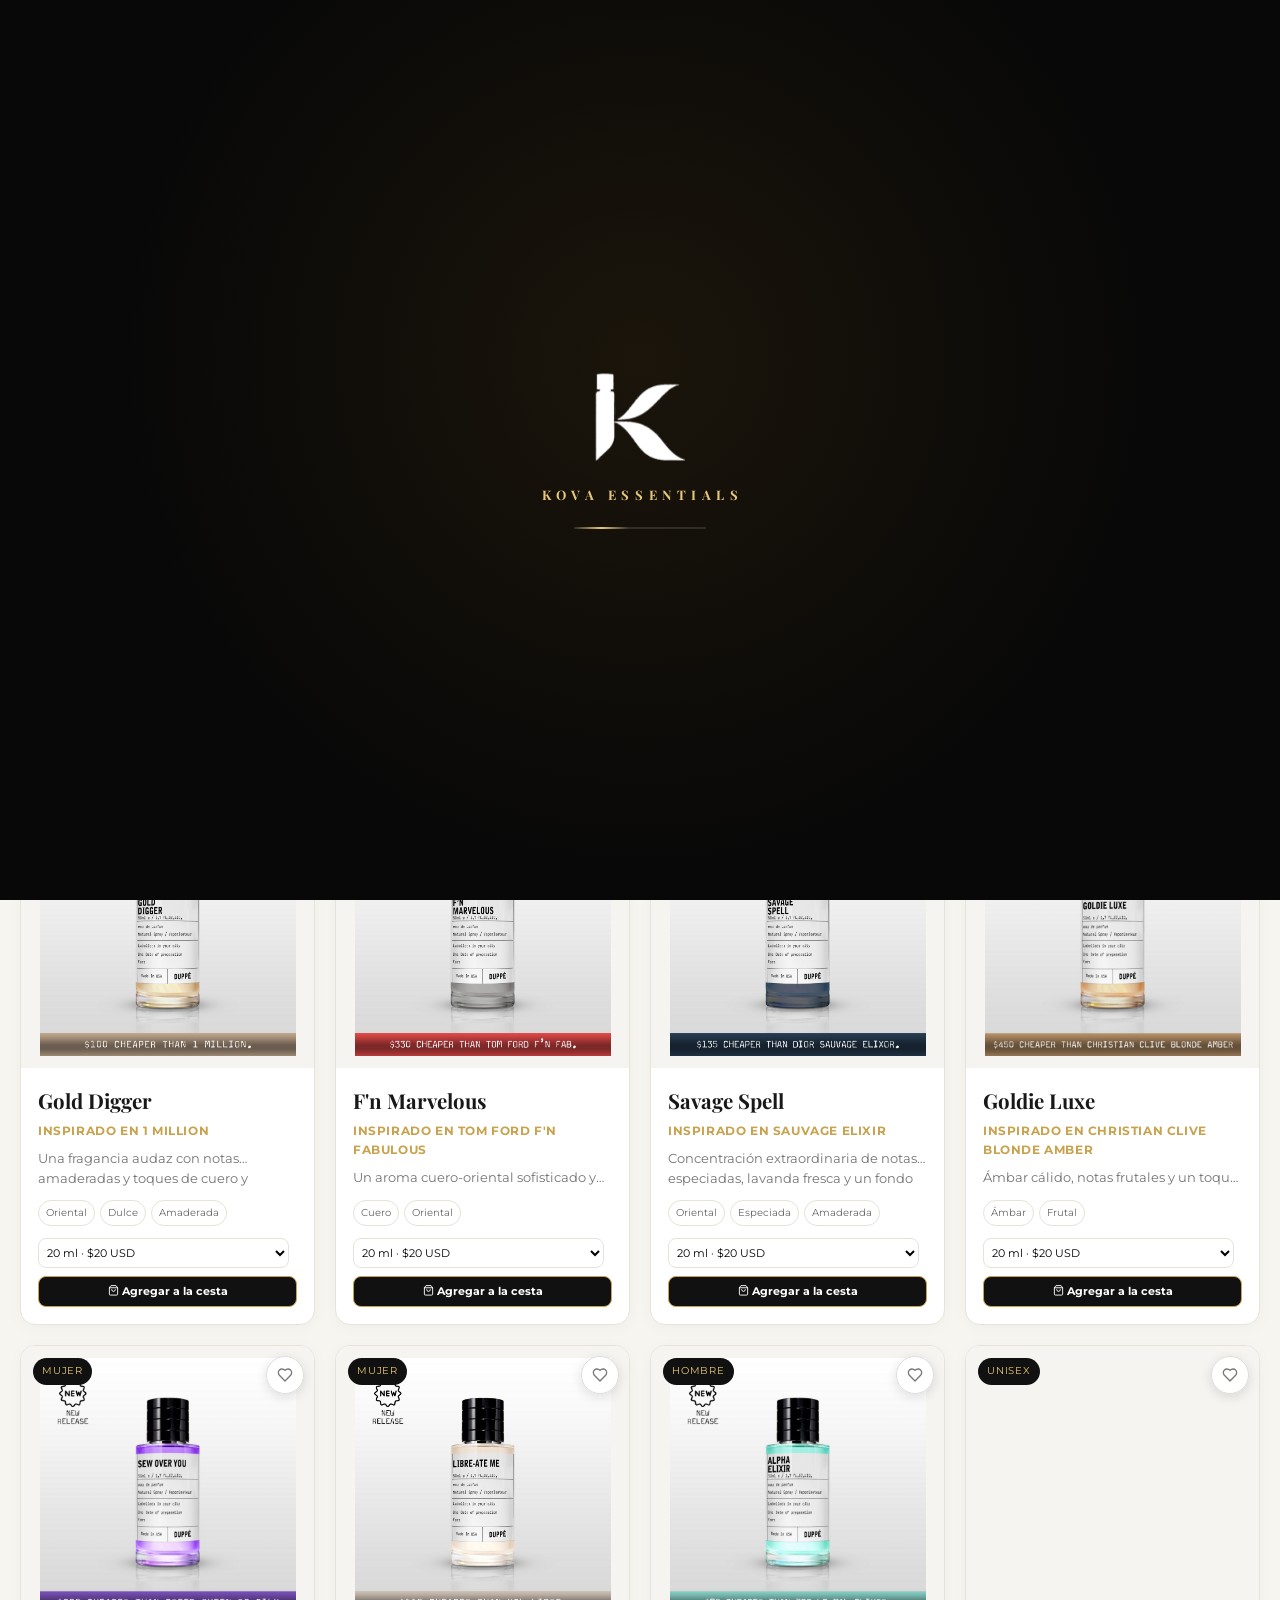
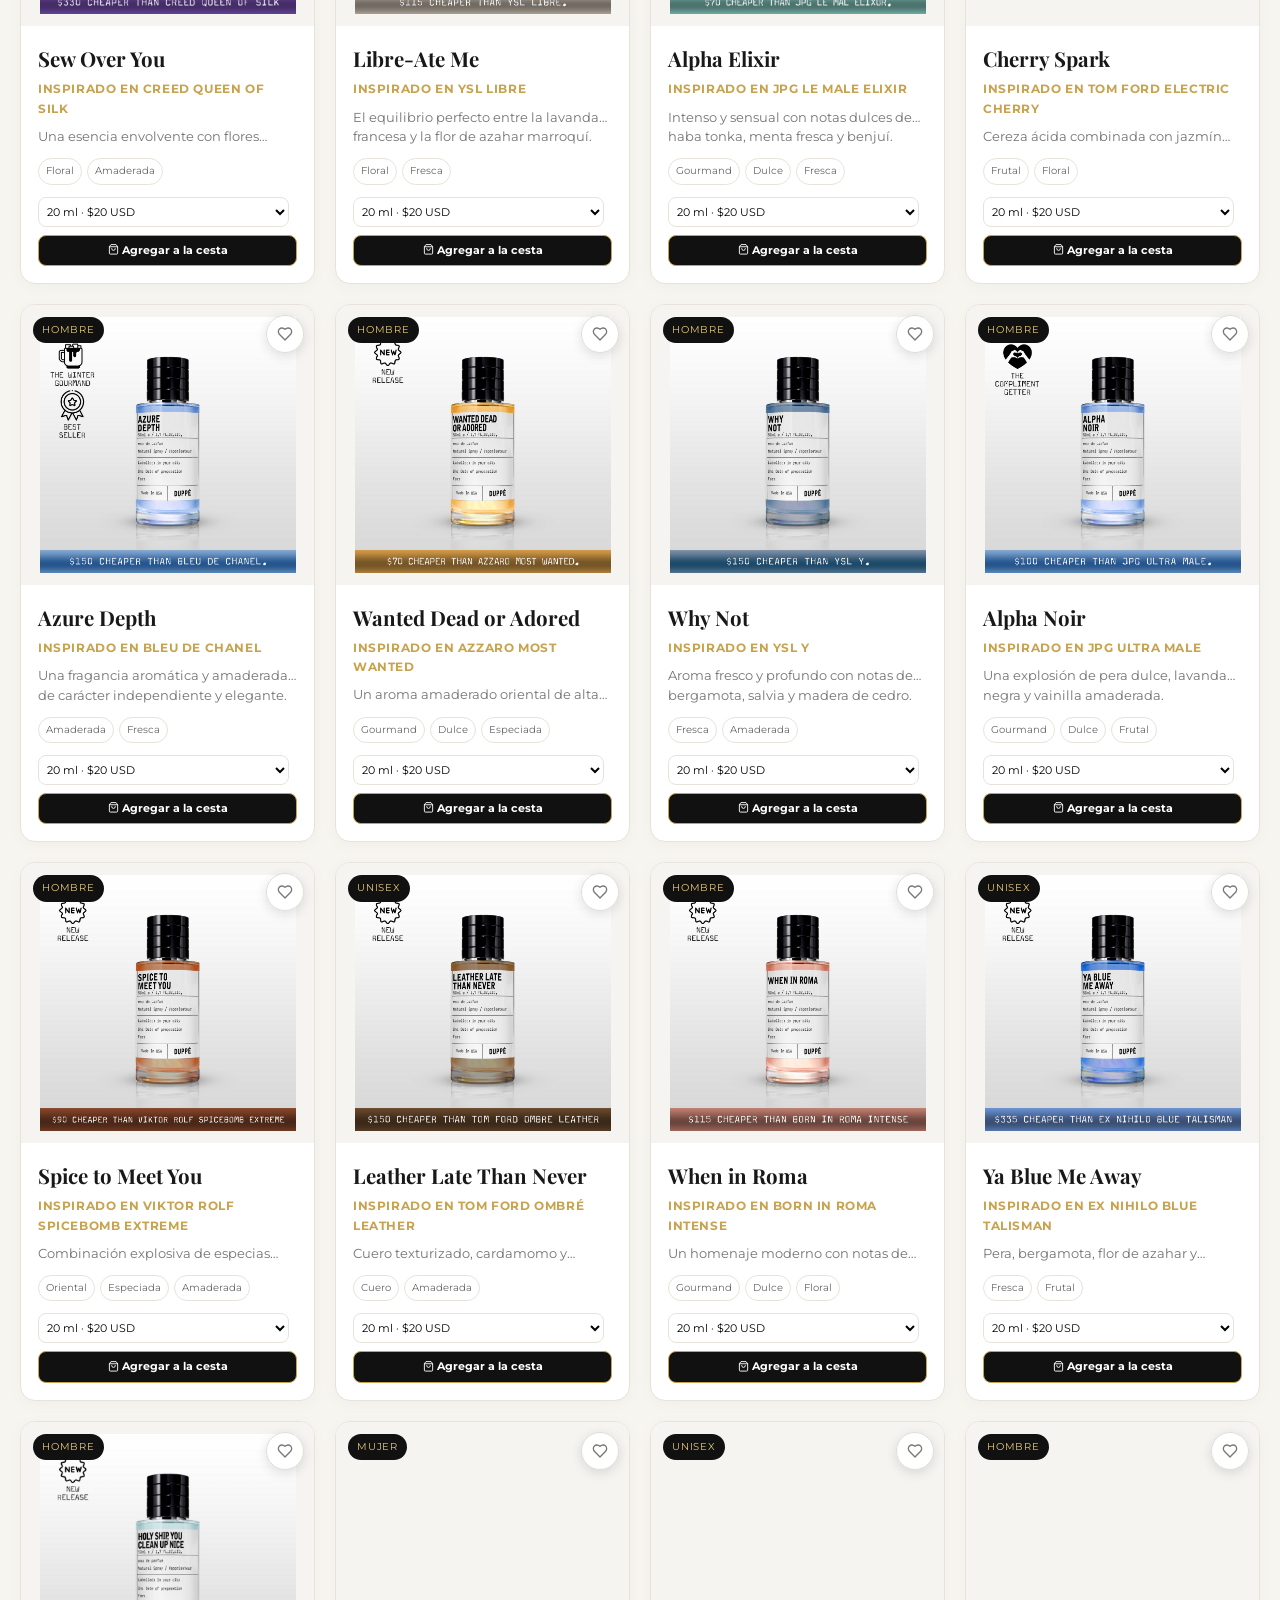
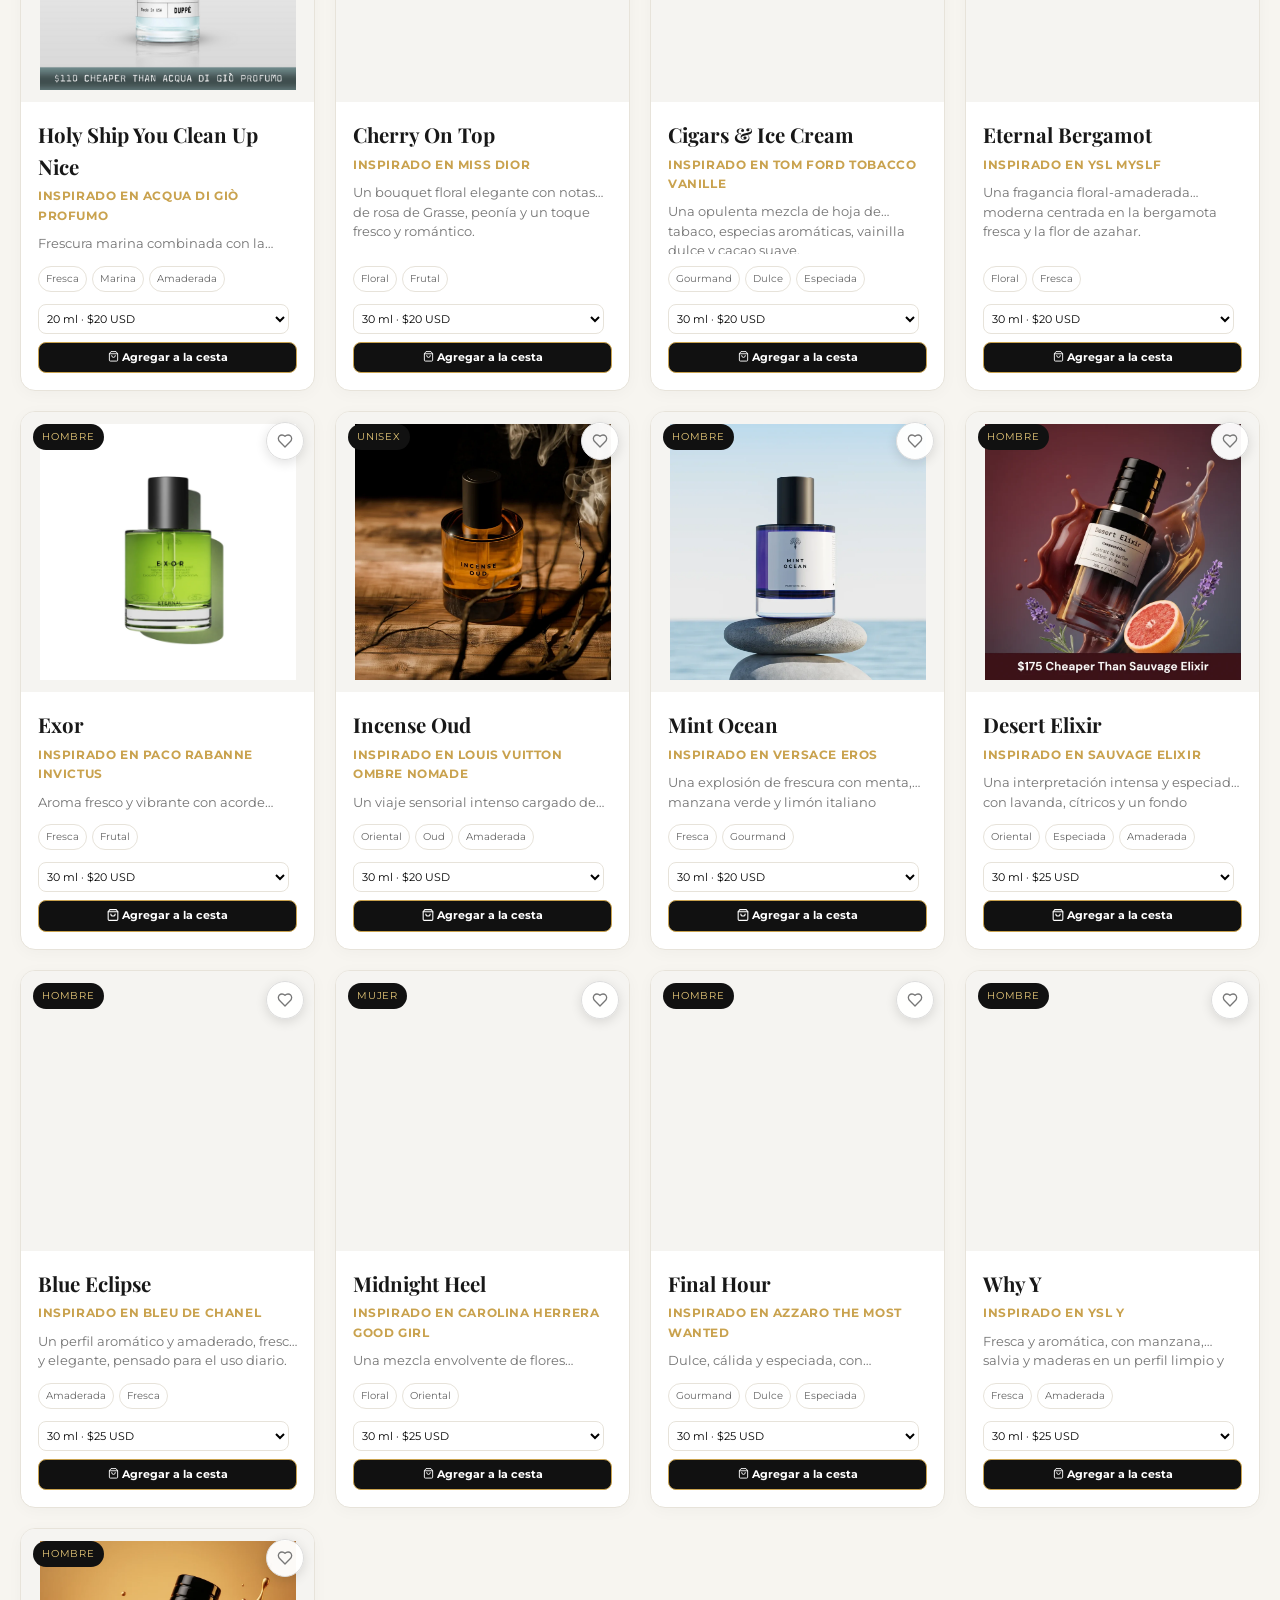
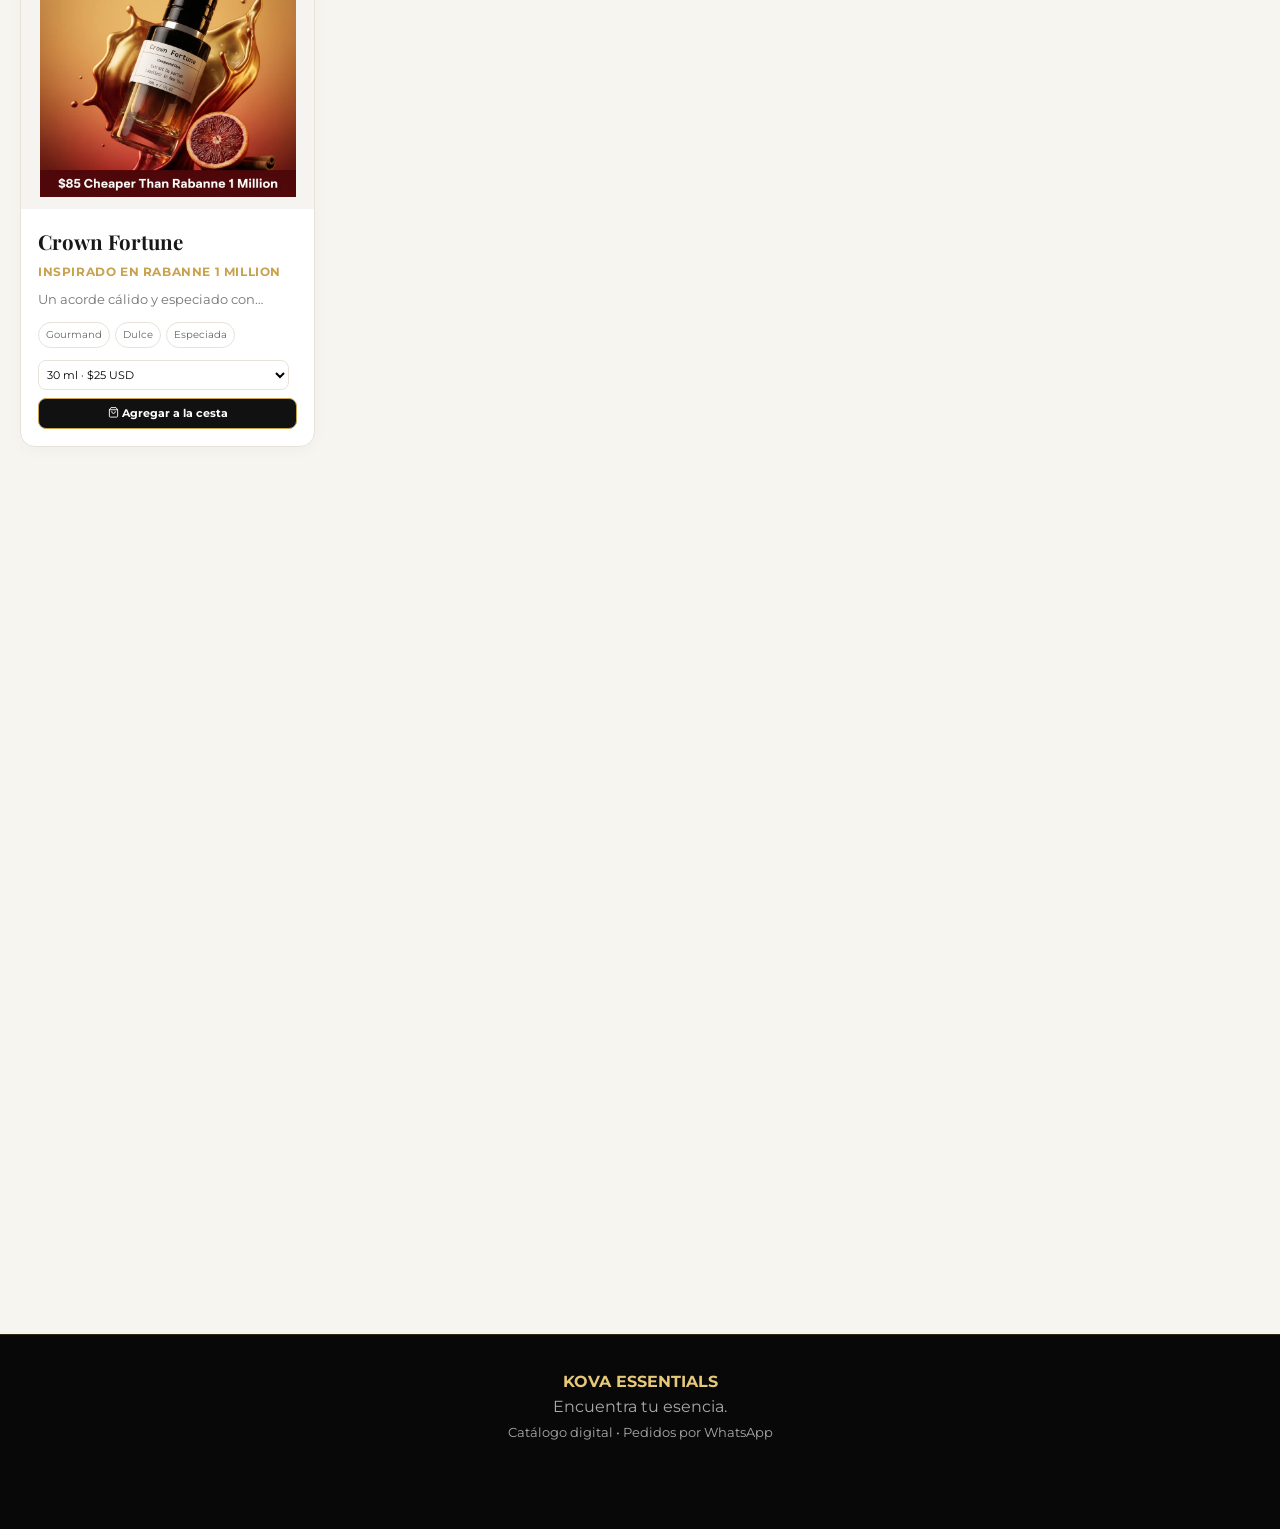
<file: index.html>
<!DOCTYPE html>
<html lang="es">
<head>
<meta charset="UTF-8"><meta name="viewport" content="width=device-width, initial-scale=1.0">
<meta name="color-scheme" content="light dark">
<link rel="preload" as="image" href="img/portada.jpg.JPG">
<title>KOVA Essentials — Encuentra tu esencia</title>
<meta name="description" content="Catálogo de fragancias inspiradas en grandes referencias. Elige tu perfume, crea tu combo con descuento y pide por WhatsApp.">
<meta name="theme-color" content="#080808">
<link rel="preload" as="image" href="img/kova-k-blanca-transparente.png">
<link rel="preload" as="fetch" href="products.json" crossorigin>
<link rel="icon" href="data:image/svg+xml,%3Csvg xmlns=%22http://www.w3.org/2000/svg%22 viewBox=%220 0 64 64%22%3E%3Crect width=%2264%22 height=%2264%22 rx=%2214%22 fill=%22%23080808%22/%3E%3Ctext x=%2232%22 y=%2246%22 font-family=%22Georgia,serif%22 font-size=%2240%22 font-weight=%22700%22 text-anchor=%22middle%22 fill=%22%23c9a24e%22%3EK%3C/text%3E%3C/svg%3E">
<meta property="og:type" content="website">
<meta property="og:site_name" content="KOVA Essentials">
<meta property="og:locale" content="es_LA">
<meta property="og:title" content="KOVA Essentials — Encuentra tu esencia">
<meta property="og:description" content="Catálogo de fragancias inspiradas en grandes referencias. Elige tu perfume, crea tu combo con descuento y pide por WhatsApp.">
<!-- IMPORTANTE: reemplaza por la URL completa, ej. https://tudominio.com/img/portada.jpg -->
<meta property="og:image" content="img/portada.jpg.JPG">
<meta name="twitter:card" content="summary_large_image">
<link rel="preconnect" href="https://fonts.googleapis.com"><link rel="preconnect" href="https://fonts.gstatic.com" crossorigin>
<link href="https://fonts.googleapis.com/css2?family=Montserrat:wght@400;500;600;700&family=Playfair+Display:ital,wght@0,700;1,400&display=swap" rel="stylesheet">
<style>
:root{--ink:#080808;--ink2:#111;--gold:#c9a24e;--gold2:#e6c878;--cream:#f7f5f0;--card:#fff;--text:#181818;--muted:#747474;--line:#e7e3da;--shadow:0 14px 45px rgba(0,0,0,.09);--r:14px}
*{box-sizing:border-box;margin:0;padding:0} body{font-family:Montserrat,sans-serif;background:var(--cream);color:var(--text);line-height:1.55} body.modal-open{overflow:hidden;height:100vh;touch-action:none} h1,h2,h3,.brand-font{font-family:'Playfair Display',serif} button,input,select{font:inherit} button{cursor:pointer}
header{position:sticky;top:0;left:0;right:0;height:0;z-index:1000;background:transparent;color:#fff;border-bottom:0;backdrop-filter:none;-webkit-backdrop-filter:none}
.header-container{position:absolute;top:0;left:0;right:0;padding:calc(8px + env(safe-area-inset-top,0px)) max(18px,calc((100% - 1284px)/2)) 8px;display:grid;grid-template-columns:1fr auto 1fr;align-items:center;gap:16px;min-height:calc(82px + env(safe-area-inset-top,0px));z-index:12}.header-left{justify-self:start}.header-right{justify-self:end;display:flex;align-items:center;gap:8px}.logo{display:flex;align-items:center;justify-content:center;text-decoration:none;width:86px;height:82px;overflow:visible}.logo-image{width:64px;height:64px;object-fit:contain;display:block;transition:opacity .25s ease,transform .2s ease}.menu-icon-btn,.header-icon-btn{width:44px;height:44px;border:0;background:transparent;color:#fff;border-radius:0;display:grid;place-items:center;font-size:1.14rem;transition:color .25s ease,transform .2s ease;box-shadow:none;text-shadow:0 2px 8px rgba(0,0,0,.82)}.menu-icon-btn:hover,.header-icon-btn:hover{background:transparent;transform:translateY(-1px)}.explore{position:relative}.explore-menu{position:absolute;top:calc(100% + 10px);left:0;width:245px;background:#111;border:1px solid #3a3120;border-radius:12px;padding:8px;display:none;box-shadow:0 20px 45px #0008}.explore.open .explore-menu{display:block}.explore.open .menu-icon-btn{background:#111;color:#fff}.explore.open .menu-icon-btn i{transform:none}.menu-icon-btn i{transition:none}.explore-menu button{width:100%;text-align:left;border:0;background:transparent;color:#eee;padding:11px 12px;border-radius:8px}.explore-menu button:hover{background:#1e1b16;color:var(--gold2)}
.cart-btn{position:relative;border:0;background:transparent;color:#fff;padding:0;width:46px;height:46px;display:grid;place-items:center;font-size:1.32rem;text-shadow:0 2px 9px rgba(0,0,0,.86);transition:color .25s ease,transform .2s ease}.cart-btn:hover{background:transparent;color:inherit;transform:translateY(-1px)}.cart-btn .label{display:none}.badge{position:absolute;right:-1px;top:1px;background:var(--gold2);color:#111;border-radius:50%;min-width:19px;height:19px;font-size:.63rem;font-weight:700;display:grid;place-items:center;border:2px solid rgba(0,0,0,.2);text-shadow:none;box-shadow:0 2px 7px rgba(0,0,0,.25)}




.search-panel{display:none;position:absolute;left:0;right:0;top:100%;padding:12px 18px 14px;background:rgba(247,245,240,.98);border-bottom:1px solid var(--line);box-shadow:0 10px 24px rgba(0,0,0,.08)}.search-panel.open{display:block}.search-panel-inner{max-width:720px;margin:auto;position:relative}.search-panel input{width:100%;height:46px;padding:0 46px 0 18px;border:1px solid var(--line);border-radius:24px;background:#fff;outline:none}.search-panel .search-submit{position:absolute;right:6px;top:5px;width:36px;height:36px;border:0;border-radius:50%;background:#111;color:#fff;display:grid;place-items:center}
.hero{position:relative;min-height:60vh;display:grid;place-items:center;text-align:center;overflow:hidden} .hero-slide{position:absolute;inset:0;background-size:cover;background-position:center;opacity:0;transition:opacity 1.2s,transform 8s;transform:scale(1.04)} .hero-slide.active{opacity:1;transform:scale(1)} .hero::after{content:"";position:absolute;inset:0;background:linear-gradient(180deg,#0005,#000b 90%)} .hero-content{position:relative;z-index:2;max-width:760px;padding:78px 20px 62px;color:#fff} .hero h1{font-size:clamp(1.65rem,3.5vw,2.5rem);letter-spacing:4px;color:var(--gold2)} .hero-tagline{font-family:'Playfair Display';font-style:italic;font-size:1.12rem;margin:8px 0 12px} .hero p{max-width:680px;margin:auto;color:#eee}
.intro{max-width:780px;margin:-20px auto 24px;position:relative;z-index:5;padding:14px 20px;background:#111;color:#fff;border:1px solid #3b301e;border-radius:16px;box-shadow:var(--shadow);text-align:center} .intro strong{color:var(--gold2)}

.controls{max-width:1280px;margin:auto;padding:0 20px 25px} 
.control-top{display:flex;gap:12px;align-items:center;justify-content:center;width:100%} 
.search{position:relative;flex:1;max-width:480px} 
.search input{width:100%;height:46px;padding:0 16px 0 44px;border:1px solid var(--line);border-radius:30px;background:#fff;outline:none} 
.search i{position:absolute;left:17px;top:50%;transform:translateY(-50%);color:var(--muted)}
.drawer-toggle{height:46px;background:#fff;border:1px solid var(--line);padding:0 20px;border-radius:30px;display:flex;align-items:center;gap:10px;font-weight:600;white-space:nowrap} 
.drawer-toggle span{color:var(--gold);display:flex;align-items:center;gap:6px} 
.drawer-toggle .fa-chevron-down{transition:transform .2s;font-size:.8rem}.drawer-toggle.open .fa-chevron-down{transform:rotate(180deg)}

.filter-drawer{display:none;background:#fff;border:1px solid var(--line);padding:18px;border-radius:12px;margin-top:12px} .filter-drawer.open{display:block} .filter-row{display:flex;gap:10px;flex-wrap:wrap} .filter-row select,.filter-row button{padding:10px 12px;border:1px solid var(--line);border-radius:9px;background:#fff} .filter-row button.active{background:#111;color:#fff;border-color:#111} .clear{color:#9b752d}
.catalog-head{max-width:1280px;margin:0 auto 18px;padding:0 20px;display:flex;justify-content:space-between;align-items:center} .catalog-head h2{font-size:2rem} .catalog-head small{color:var(--muted)} .catalog{max-width:1280px;margin:auto;padding:0 20px;display:grid;grid-template-columns:repeat(auto-fill,minmax(265px,1fr));gap:20px}
.card{background:var(--card);border:1px solid var(--line);border-radius:15px;overflow:hidden;box-shadow:0 3px 16px #00000008;transition:.25s;display:flex;flex-direction:column} .card:hover{transform:translateY(-4px);box-shadow:var(--shadow)} .pic{height:280px;background:#f5f4f1;position:relative} .pic img{width:100%;height:100%;object-fit:contain;padding:12px} .tag{position:absolute;left:12px;top:12px;background:#111;color:var(--gold2);padding:5px 9px;border-radius:20px;font-size:.65rem;text-transform:uppercase;letter-spacing:.8px} .fav{position:absolute;right:10px;top:10px;width:38px;height:38px;border-radius:50%;border:1px solid #ddd;background:rgba(255,255,255,.96);display:grid;place-items:center;color:#777;z-index:3;box-shadow:0 3px 12px rgba(0,0,0,.12);transition:.2s}.fav:hover{transform:scale(1.06);border-color:var(--gold);box-shadow:0 5px 16px rgba(0,0,0,.18)} .fav.active{color:#b58a2d;border-color:var(--gold);background:#fffaf0} .card-body{padding:17px;display:flex;flex-direction:column;flex:1} .card h3{font-size:1.28rem} .inspired{font-size:.78rem;color:var(--gold);font-weight:700;text-transform:uppercase;letter-spacing:.6px;margin:4px 0 9px} .desc{font-size:.84rem;color:var(--muted);flex:1;display:-webkit-box;-webkit-box-orient:vertical;-webkit-line-clamp:2;overflow:hidden;text-overflow:ellipsis;line-height:1.45;min-height:2.9em} .chips{display:flex;gap:5px;flex-wrap:wrap;margin:12px 0} .chip{font-size:.65rem;border:1px solid var(--line);padding:4px 7px;border-radius:20px;color:#666} .actions{display:grid;grid-template-columns:1fr auto;gap:8px} 

.variant{width:100%;padding:6px 4px;border:1px solid var(--line);border-radius:8px;background:#fff;font-size:.68rem !important;text-overflow:ellipsis;white-space:nowrap;overflow:hidden} 
.add{grid-column:1/-1;background:#111;color:#fff;border:1px solid var(--gold);padding:8px 4px;border-radius:8px;font-weight:700;font-size:.70rem !important;white-space:nowrap;line-height:1.2;min-width:0;overflow:hidden;text-overflow:ellipsis} .add:hover{background:var(--gold);color:#111}

.empty{grid-column:1/-1;text-align:center;padding:70px 20px;color:var(--muted)}
.section{max-width:1280px;margin:55px auto 0;padding:0 20px} .section-title{display:flex;align-items:end;justify-content:space-between;margin-bottom:16px} .collection-grid{display:grid;grid-template-columns:repeat(5,1fr);gap:12px} 

/* Estilos de las tarjetas de colecciones sin imágenes de fondo */
.collection{
  background:#111;
  color:#fff;
  border:1px solid #312818;
  border-radius:13px;
  padding:22px;
  min-height:140px;
  display:flex;
  flex-direction:column;
  justify-content:space-between;
  text-align:left;
  position: relative;
  overflow: hidden;
  transition: transform 0.3s ease, border-color 0.3s ease;
} 
.collection:hover{border-color:var(--gold); transform: translateY(-3px);} 
.collection h3{color:#fff; z-index: 2;} 
.collection small{color:#eee; margin-top:4px; z-index: 2;} 
.future{opacity:.55; background: #111 !important;}

.combo{background:#111;color:#fff;border-radius:16px;padding:25px;border:1px solid #40351f} .combo-grid{display:grid;grid-template-columns:1.2fr .8fr;gap:20px} .combo-list{display:grid;grid-template-columns:repeat(2,1fr);gap:8px;max-height:360px;overflow:auto;padding-right:5px} .combo-option{background:#181818;border:1px solid #292929;border-radius:9px;padding:10px;display:flex;gap:8px;align-items:center} .combo-option input{accent-color:var(--gold)} .combo-summary{background:#151515;border:1px solid #30291d;border-radius:12px;padding:18px;height:max-content;position:sticky;top:100px} .summary-line{display:flex;justify-content:space-between;margin:8px 0;color:#ddd} .summary-line.total{border-top:1px solid #3a3327;padding-top:12px;color:var(--gold2);font-size:1.25rem;font-weight:700} .combo-btn{width:100%;margin-top:14px;padding:12px;border:0;border-radius:8px;background:var(--gold);font-weight:700}
footer{margin-top:65px;background:#080808;color:#aaa;text-align:center;padding:35px 20px calc(85px + env(safe-area-inset-bottom,0px));border-top:1px solid #312818} footer strong{color:var(--gold2)}
.cart-overlay{position:fixed;inset:0;background:#0009;z-index:1090;display:none} .cart-overlay.open{display:block} .cart{position:fixed;right:-430px;top:0;width:min(430px,100%);height:100vh;height:100dvh;max-height:100dvh;background:#fff;z-index:1100;transition:.3s;display:flex;flex-direction:column;overflow:hidden} .cart.open{right:0} .cart-head{background:#111;color:#fff;padding:17px;display:flex;justify-content:space-between;align-items:center} .cart-head button{background:none;border:0;color:#fff;font-size:1.2rem} .cart-body{padding:18px;overflow-y:auto;overflow-x:hidden;flex:1 1 auto;min-height:0;-webkit-overflow-scrolling:touch} .cart-item{display:grid;grid-template-columns:65px 1fr;gap:10px;border-bottom:1px solid var(--line);padding-bottom:13px;margin-bottom:13px} .cart-item img{width:65px;height:65px;object-fit:contain;background:#f5f4f1;border-radius:8px} .qty{display:flex;gap:7px;align-items:center;margin-top:6px} .qty button{width:24px;height:24px;border:1px solid var(--line);background:#fff;border-radius:5px} .cart-foot{padding:14px 18px calc(14px + env(safe-area-inset-bottom));border-top:1px solid var(--line);background:#faf9f5;flex:0 0 auto;position:relative;z-index:2;box-shadow:0 -4px 14px rgba(0,0,0,.06)} .total{display:flex;justify-content:space-between;font-weight:700;margin-bottom:13px} .total b{color:#a27b28} .wa{display:block;text-align:center;text-decoration:none;background:#25d366;color:#fff;padding:13px;border-radius:8px;font-weight:700}
.modal{position:fixed;overflow:hidden;touch-action:auto;inset:0;background:#000a;z-index:1200;display:none;align-items:center;justify-content:center;padding:18px} .modal.open{display:flex} .modal-box{width:min(850px,100%);max-height:90vh;overflow:auto;background:#fff;border-radius:16px;padding:25px;position:relative} .modal-close{position:absolute;right:14px;top:12px;border:0;background:none;font-size:1.4rem} .detail{display:grid;grid-template-columns:320px 1fr;gap:25px} .detail img{width:100%;height:320px;object-fit:contain;background:#f5f4f1;border-radius:12px} .detail h2{font-size:2rem} .detail .meta{color:var(--gold);font-weight:700;text-transform:uppercase;font-size:.8rem}
@media(max-width:800px){.collection-grid{grid-template-columns:1fr 1fr} .combo-grid,.detail{grid-template-columns:1fr} .combo-list{grid-template-columns:1fr} .combo-summary{position:static} .nav .explore-btn span,.cart-btn span.label{display:none}}
@media(max-width:500px){.cart{height:100dvh;max-height:100dvh}.cart-head{padding:15px 16px}.cart-body{padding:14px}.cart-foot{padding:12px 14px calc(12px + env(safe-area-inset-bottom))}.wa{padding:14px 12px;min-height:48px;display:flex;align-items:center;justify-content:center}.total{margin-bottom:10px}.header-container{padding:calc(6px + env(safe-area-inset-top,0px)) max(12px,calc((100% - 1296px)/2)) 6px;min-height:calc(72px + env(safe-area-inset-top,0px))}.logo{width:60px;height:60px}.logo-image{width:48px;height:48px}.menu-icon-btn,.header-icon-btn{width:40px;height:40px}.cart-btn{width:42px;height:42px}.hero{min-height:56vh}.hero-content{padding:62px 16px 46px}.hero h1{font-size:1.4rem;letter-spacing:2.5px}.hero-tagline{font-size:1rem}.hero p{font-size:.78rem}.intro{margin:-12px 14px 18px;padding:11px 14px;font-size:.76rem} .catalog{grid-template-columns:repeat(2,minmax(0,1fr));gap:10px;padding:0 10px} .card .pic{height:190px} .card-body{padding:12px} .card h3{font-size:1.02rem} .desc{font-size:.76rem} .actions{grid-template-columns:1fr} .variant{font-size:.65rem !important;padding:5px 2px} .actions .add{font-size:.68rem !important;padding:7px 2px} .collection-grid{grid-template-columns:1fr} .catalog-head,.controls,.section{padding-left:14px;padding-right:14px}}

@media (prefers-color-scheme: dark){
:root{--ink:#050505;--ink2:#0d0d0d;--gold:#d2ad58;--gold2:#efd58b;--cream:#0b0b0b;--card:#141414;--text:#f4f1ea;--muted:#aaa59a;--line:#2d2b27;--shadow:0 14px 45px rgba(0,0,0,.38)}
body{background:var(--cream);color:var(--text)}
header{background:transparent;color:#fff}.menu-icon-btn,.header-icon-btn,.cart-btn{color:#fff}.menu-icon-btn:hover,.header-icon-btn:hover,.cart-btn:hover{background:transparent;color:inherit}.logo-image{filter:none}.search-panel{background:rgba(11,11,11,.98);border-bottom-color:#2d2b27}.search-panel input{background:#171717;color:#f4f1ea;border-color:#2d2b27}.search-submit{background:#f0d48b!important;color:#111!important}.badge{background:#f0d48b;color:#111;border-color:#0b0b0b}
.search input,.drawer-toggle,.filter-drawer,.filter-row select,.filter-row button,.variant,.fav{background:#171717;color:var(--text);border-color:var(--line)}
.search input::placeholder{color:#8d8a83}.search i{color:#aaa}
.drawer-toggle{color:var(--text)}
.filter-drawer{color:var(--text)}
.filter-row button.active{background:#f1ede3;color:#111;border-color:#f1ede3}
.card{background:var(--card);border-color:var(--line);box-shadow:0 3px 18px rgba(0,0,0,.28)}
.pic{background:#101010}.tag{background:#f0d48b;color:#17120a}.fav{color:#aaa}.fav.active{background:#241e12;color:var(--gold2);border-color:var(--gold)}
.chip{color:#bbb;border-color:#3a3833}.desc{color:#aaa}.inspired{color:var(--gold2)}
.add{background:#f0d48b;color:#111}.add:hover{background:#fff0bd;color:#111}
.combo{background:#111;border-color:#40351f}.combo-option{background:#181818;border-color:#302f2c}.combo-summary{background:#151515;border-color:#30291d}
.cart{background:#121212;color:var(--text)}.cart-head{background:#080808}.cart-item{border-bottom-color:var(--line)}.cart-item img{background:#0d0d0d}.qty button{background:#171717;color:var(--text);border-color:var(--line)}.cart-foot{background:#101010;border-top-color:var(--line)}
.modal-box{background:#141414;color:var(--text)}.detail img{background:#0d0d0d}.detail p{color:#aaa!important}.modal-close{color:var(--text)}
.explore-menu{background:#151515;border-color:#3a3120}.explore-menu button{color:#eee}.explore-menu button:hover{background:#242018;color:var(--gold2)}
}

.menu-icon-btn i{transform:none !important;transition:none !important}
.explore.open .menu-icon-btn i{transform:none !important}
.collection-grid{grid-auto-rows:1fr;align-items:stretch}
.collection{height:100%;min-height:140px;justify-content:space-between}
.collection h3{min-height:2.8em;display:flex;align-items:flex-end}
.collection small{min-height:2.8em;display:flex;align-items:flex-start}
.card{cursor:pointer}
.card .fav,.card .actions,.card select{cursor:auto}
.desc{display:-webkit-box;-webkit-box-orient:vertical;-webkit-line-clamp:1;overflow:hidden;text-overflow:ellipsis;min-height:1.35em}
.catalog-title-wrap{display:flex;align-items:baseline;gap:12px}
@media(max-width:600px){.collection h3{min-height:2.5em}.collection small{min-height:2.5em}}
/* Iconos SVG ligeros (reemplazan Font Awesome) */
.fa-solid,.fa-regular,.fa-brands{display:inline-block;width:1em;height:1em;vertical-align:-.125em;background-color:currentColor;-webkit-mask:var(--i) center/contain no-repeat;mask:var(--i) center/contain no-repeat;font-style:normal}
.fa-bars{--i:url("data:image/svg+xml,%3Csvg xmlns=%22http://www.w3.org/2000/svg%22 viewBox=%220 0 24 24%22 fill=%22none%22 stroke=%22black%22 stroke-width=%222%22 stroke-linecap=%22round%22 stroke-linejoin=%22round%22%3E%3Cpath d=%22M3 6h18M3 12h18M3 18h18%22/%3E%3C/svg%3E")}
.fa-magnifying-glass{--i:url("data:image/svg+xml,%3Csvg xmlns=%22http://www.w3.org/2000/svg%22 viewBox=%220 0 24 24%22 fill=%22none%22 stroke=%22black%22 stroke-width=%222%22 stroke-linecap=%22round%22 stroke-linejoin=%22round%22%3E%3Ccircle cx=%2211%22 cy=%2211%22 r=%227%22/%3E%3Cpath d=%22m21 21-4.3-4.3%22/%3E%3C/svg%3E")}
.fa-bag-shopping{--i:url("data:image/svg+xml,%3Csvg xmlns=%22http://www.w3.org/2000/svg%22 viewBox=%220 0 24 24%22 fill=%22none%22 stroke=%22black%22 stroke-width=%222%22 stroke-linecap=%22round%22 stroke-linejoin=%22round%22%3E%3Cpath d=%22M6 2 3 6v14a2 2 0 0 0 2 2h14a2 2 0 0 0 2-2V6l-3-4Z%22/%3E%3Cpath d=%22M3 6h18%22/%3E%3Cpath d=%22M16 10a4 4 0 0 1-8 0%22/%3E%3C/svg%3E")}
.fa-xmark{--i:url("data:image/svg+xml,%3Csvg xmlns=%22http://www.w3.org/2000/svg%22 viewBox=%220 0 24 24%22 fill=%22none%22 stroke=%22black%22 stroke-width=%222%22 stroke-linecap=%22round%22 stroke-linejoin=%22round%22%3E%3Cpath d=%22M18 6 6 18M6 6l12 12%22/%3E%3C/svg%3E")}
.fa-sliders{--i:url("data:image/svg+xml,%3Csvg xmlns=%22http://www.w3.org/2000/svg%22 viewBox=%220 0 24 24%22 fill=%22none%22 stroke=%22black%22 stroke-width=%222%22 stroke-linecap=%22round%22 stroke-linejoin=%22round%22%3E%3Cpath d=%22M4 21v-7M4 10V3M12 21v-9M12 8V3M20 21v-5M20 12V3M1 14h6M9 8h6M17 16h6%22/%3E%3C/svg%3E")}
.fa-chevron-down{--i:url("data:image/svg+xml,%3Csvg xmlns=%22http://www.w3.org/2000/svg%22 viewBox=%220 0 24 24%22 fill=%22none%22 stroke=%22black%22 stroke-width=%222%22 stroke-linecap=%22round%22 stroke-linejoin=%22round%22%3E%3Cpath d=%22m6 9 6 6 6-6%22/%3E%3C/svg%3E")}
.fa-regular.fa-heart{--i:url("data:image/svg+xml,%3Csvg xmlns=%22http://www.w3.org/2000/svg%22 viewBox=%220 0 24 24%22 fill=%22none%22 stroke=%22black%22 stroke-width=%222%22 stroke-linecap=%22round%22 stroke-linejoin=%22round%22%3E%3Cpath d=%22M19 14c1.49-1.46 3-3.21 3-5.5A5.5 5.5 0 0 0 16.5 3c-1.76 0-3 .5-4.5 2-1.5-1.5-2.74-2-4.5-2A5.5 5.5 0 0 0 2 8.5c0 2.3 1.5 4.05 3 5.5l7 7Z%22/%3E%3C/svg%3E")}
.fa-solid.fa-heart{--i:url("data:image/svg+xml,%3Csvg xmlns=%22http://www.w3.org/2000/svg%22 viewBox=%220 0 24 24%22 fill=%22black%22 stroke=%22black%22 stroke-width=%222%22 stroke-linecap=%22round%22 stroke-linejoin=%22round%22%3E%3Cpath d=%22M19 14c1.49-1.46 3-3.21 3-5.5A5.5 5.5 0 0 0 16.5 3c-1.76 0-3 .5-4.5 2-1.5-1.5-2.74-2-4.5-2A5.5 5.5 0 0 0 2 8.5c0 2.3 1.5 4.05 3 5.5l7 7Z%22/%3E%3C/svg%3E")}
.fa-plus{--i:url("data:image/svg+xml,%3Csvg xmlns=%22http://www.w3.org/2000/svg%22 viewBox=%220 0 24 24%22 fill=%22none%22 stroke=%22black%22 stroke-width=%222%22 stroke-linecap=%22round%22 stroke-linejoin=%22round%22%3E%3Cpath d=%22M5 12h14M12 5v14%22/%3E%3C/svg%3E")}
.fa-trash{--i:url("data:image/svg+xml,%3Csvg xmlns=%22http://www.w3.org/2000/svg%22 viewBox=%220 0 24 24%22 fill=%22none%22 stroke=%22black%22 stroke-width=%222%22 stroke-linecap=%22round%22 stroke-linejoin=%22round%22%3E%3Cpath d=%22M3 6h18M19 6v14a2 2 0 0 1-2 2H7a2 2 0 0 1-2-2V6M8 6V4a2 2 0 0 1 2-2h4a2 2 0 0 1 2 2v2%22/%3E%3C/svg%3E")}
.fa-spray-can-sparkles{--i:url("data:image/svg+xml,%3Csvg xmlns=%22http://www.w3.org/2000/svg%22 viewBox=%220 0 24 24%22 fill=%22none%22 stroke=%22black%22 stroke-width=%222%22 stroke-linecap=%22round%22 stroke-linejoin=%22round%22%3E%3Cpath d=%22M12 3l1.9 5.1L19 10l-5.1 1.9L12 17l-1.9-5.1L5 10l5.1-1.9z%22/%3E%3C/svg%3E")}
.fa-whatsapp{--i:url("data:image/svg+xml,%3Csvg xmlns=%22http://www.w3.org/2000/svg%22 viewBox=%220 0 24 24%22 fill=%22none%22 stroke=%22black%22 stroke-width=%222%22 stroke-linecap=%22round%22 stroke-linejoin=%22round%22%3E%3Cpath d=%22M7.9 20A9 9 0 1 0 4 16.1L2 22Z%22/%3E%3C/svg%3E")}

/* Rendimiento */
.card{transition:transform .25s,box-shadow .25s}
.section{content-visibility:auto;contain-intrinsic-size:auto 500px}
@media (prefers-reduced-motion:reduce){.hero-slide{transition:none;transform:none}.card{transition:none}}
/* Header fijo */
html{scroll-padding-top:70px}
@media(max-width:500px){html{scroll-padding-top:66px}}
/* Botón Favoritos */
.tab-btn{height:42px;padding:0 18px;border:1px solid var(--line);border-radius:30px;background:#fff;color:var(--text);font-weight:600;display:inline-flex;align-items:center;gap:8px;white-space:nowrap;transition:background .2s,color .2s,border-color .2s}
.tab-btn:hover{border-color:var(--gold)}
.tab-btn.active{background:#111;color:#fff;border-color:#111}.tab-btn.active i{color:var(--gold2)}
@media (prefers-color-scheme: dark){.tab-btn{background:#171717}.tab-btn.active{background:#f1ede3;color:#111;border-color:#f1ede3}.tab-btn.active i{color:#9b752d}}
/* Accesibilidad */
:focus-visible{outline:2px solid var(--gold);outline-offset:2px}
.card-link{background:none;border:0;padding:0;color:inherit;font:inherit;text-align:left;cursor:pointer}
.card-link:hover{color:var(--gold)}
.cart{visibility:hidden;transition:right .3s,visibility 0s linear .3s}.cart.open{visibility:visible;transition:right .3s}
/* Rebote del contador */
@keyframes badgePop{0%{transform:scale(1)}40%{transform:scale(1.55)}70%{transform:scale(.9)}100%{transform:scale(1)}}
.badge.pop{animation:badgePop .45s ease}
@media (prefers-reduced-motion:reduce){.badge.pop{animation:none}.cart,.cart.open{transition:none}}
/* Header -> barra compacta con transición fluida */
.header-container::before{content:"";position:absolute;inset:0;z-index:-1;background:rgba(8,8,8,.94);-webkit-backdrop-filter:blur(10px);backdrop-filter:blur(10px);border-bottom:1px solid rgba(201,162,78,.25);box-shadow:0 2px 18px rgba(0,0,0,.35);opacity:0;transition:opacity .45s ease;pointer-events:none}
header.compact .header-container::before{opacity:1}
.header-container{--hp:18px;--ease:cubic-bezier(.22,1,.36,1);transition:min-height .5s var(--ease)}
header.compact .header-container{min-height:calc(56px + env(safe-area-inset-top,0px))}
.header-left{grid-column:1;grid-row:1}.header-right{grid-column:3;grid-row:1}
.logo{grid-area:auto;position:absolute;left:50%;top:50%;transform:translate(-50%,-50%);transition:opacity .35s ease .1s,transform .5s var(--ease),visibility 0s}
header.compact .logo{opacity:0;transform:translate(-50%,-50%) scale(.8);visibility:hidden;pointer-events:none;transition:opacity .25s ease,transform .5s var(--ease),visibility 0s linear .3s}
#searchToggle{transition:opacity .3s ease .1s,visibility 0s,color .25s ease,transform .2s ease}
header.compact #searchToggle{opacity:0;visibility:hidden;pointer-events:none;transition:opacity .2s ease,visibility 0s linear .2s}
header.compact .search-panel{display:none}
.bar-search{grid-area:auto;position:absolute;left:50%;top:50%;width:min(560px,calc(100% - 2*(var(--hp) + var(--rs,58px))));display:flex;align-items:center;transform:translate(-50%,-50%);opacity:0;visibility:hidden;pointer-events:none;clip-path:inset(0 40% 0 40% round 24px);transition:opacity .25s ease,clip-path .5s var(--ease),visibility 0s linear .5s}
header.compact .bar-search{opacity:1;visibility:visible;pointer-events:auto;clip-path:inset(0 0 0 0 round 24px);transition:opacity .4s ease .1s,clip-path .55s var(--ease) .05s,visibility 0s}
.bar-search>i{position:absolute;left:15px;color:rgba(255,255,255,.65);font-size:.9rem;pointer-events:none}
.bar-search input{width:100%;height:40px;padding:0 14px 0 40px;text-overflow:ellipsis;border:1px solid rgba(255,255,255,.2);border-radius:24px;background:rgba(255,255,255,.12);color:#fff;font-size:16px;outline:none;transition:background .2s,border-color .2s;-webkit-appearance:none;appearance:none}
.bar-search input::placeholder{color:rgba(255,255,255,.6)}
.bar-search input:not(:placeholder-shown){padding-right:40px}
.bar-search input:focus{background:rgba(255,255,255,.18);border-color:var(--gold)}
.bar-search input::-webkit-search-cancel-button{display:none}
.bar-clear{position:absolute;right:6px;width:30px;height:30px;border:0;border-radius:50%;background:transparent;color:#fff;display:grid;place-items:center}
.bar-clear[hidden]{display:none!important}
@media(max-width:500px){.header-container{--hp:12px;--rs:54px}.bar-search>i{left:13px}.bar-search input{height:38px;padding-left:36px}.bar-search input::placeholder{font-size:13.5px}}
@media (prefers-reduced-motion:reduce){header::before,.header-container,.logo,.bar-search,#searchToggle{transition-duration:.01ms!important;transition-delay:0s!important}}
/* Menú lateral (drawer) */
.fa-table-cells-large{--i:url("data:image/svg+xml,%3Csvg xmlns=%22http://www.w3.org/2000/svg%22 viewBox=%220 0 24 24%22 fill=%22none%22 stroke=%22black%22 stroke-width=%222%22 stroke-linecap=%22round%22 stroke-linejoin=%22round%22%3E%3Crect x=%223%22 y=%223%22 width=%227%22 height=%227%22 rx=%221%22/%3E%3Crect x=%2214%22 y=%223%22 width=%227%22 height=%227%22 rx=%221%22/%3E%3Crect x=%2214%22 y=%2214%22 width=%227%22 height=%227%22 rx=%221%22/%3E%3Crect x=%223%22 y=%2214%22 width=%227%22 height=%227%22 rx=%221%22/%3E%3C/svg%3E")}
.fa-gift{--i:url("data:image/svg+xml,%3Csvg xmlns=%22http://www.w3.org/2000/svg%22 viewBox=%220 0 24 24%22 fill=%22none%22 stroke=%22black%22 stroke-width=%222%22 stroke-linecap=%22round%22 stroke-linejoin=%22round%22%3E%3Crect x=%223%22 y=%228%22 width=%2218%22 height=%224%22 rx=%221%22/%3E%3Cpath d=%22M12 8v13%22/%3E%3Cpath d=%22M19 12v7a2 2 0 0 1-2 2H7a2 2 0 0 1-2-2v-7%22/%3E%3Cpath d=%22M7.5 8a2.5 2.5 0 0 1 0-5A4.8 8 0 0 1 12 8a4.8 8 0 0 1 4.5-5 2.5 2.5 0 0 1 0 5%22/%3E%3C/svg%3E")}
.menu-overlay{position:fixed;inset:0;z-index:1;background:rgba(0,0,0,.62);opacity:0;visibility:hidden;transition:opacity .4s ease,visibility 0s linear .4s}
.explore.open .menu-overlay{opacity:1;visibility:visible;transition:opacity .4s ease,visibility 0s}
.explore-menu{display:flex;flex-direction:column;position:fixed;z-index:2;top:0;left:0;bottom:0;width:min(86vw,340px);height:100vh;height:100dvh;margin:0;padding:0;background:#0d0d0d;border:0;border-right:1px solid #3a3120;border-radius:0 20px 20px 0;box-shadow:12px 0 50px rgba(0,0,0,.55);opacity:1;visibility:hidden;pointer-events:none;transform:translateX(-104%);transition:transform .5s cubic-bezier(.22,1,.36,1),visibility 0s linear .5s}
.explore.open .explore-menu{display:flex;visibility:visible;pointer-events:auto;transform:none;transition:transform .5s cubic-bezier(.22,1,.36,1),visibility 0s}
.drawer-head{display:flex;align-items:center;justify-content:space-between;gap:12px;padding:calc(16px + env(safe-area-inset-top)) 16px 14px 20px;border-bottom:1px solid #2e271a}
.drawer-brand{display:flex;align-items:center;gap:12px;font-family:'Playfair Display',serif;font-weight:700;font-size:.95rem;letter-spacing:3px;color:var(--gold2)}
.drawer-brand img{width:40px;height:40px;object-fit:contain}
.explore-menu .drawer-close{width:40px;height:40px;padding:0;border-radius:50%;display:grid;place-items:center;font-size:1.1rem;color:#fff;border:1px solid #2e271a;flex:none}
.drawer-body{flex:1;min-height:0;overflow-y:auto;overscroll-behavior:contain;-webkit-overflow-scrolling:touch;padding:14px 12px}
.drawer-body>button{display:flex;align-items:center;gap:14px;position:relative;padding:15px 14px;font-size:1rem}
.drawer-body>button i{color:var(--gold2);flex:none;font-size:1.15rem}
.drawer-body>button.active{color:var(--gold2)}
.drawer-body>button.active::before{content:"";position:absolute;left:0;top:12px;bottom:12px;width:3px;border-radius:3px;background:var(--gold)}
.menu-count{margin-left:auto;min-width:24px;padding:1px 8px;border-radius:12px;background:var(--gold);color:#111;font-size:.72rem;font-weight:700;text-align:center}
.menu-count:empty{display:none}
.menu-sub{display:flex;flex-wrap:wrap;gap:8px;padding:2px 8px 12px 52px}
.menu-sub button{width:auto;padding:8px 14px;border:1px solid #3a3120;border-radius:20px;background:transparent;color:#ddd;font-size:.85rem}
.menu-sub button:hover{background:#1e1b16;color:var(--gold2);border-color:var(--gold)}
.menu-sub button.active{background:var(--gold);border-color:var(--gold);color:#111;font-weight:600}
.menu-sep{height:1px;background:#2e271a;margin:8px 10px}
.drawer-foot{padding:16px 20px calc(16px + env(safe-area-inset-bottom));border-top:1px solid #2e271a;text-align:center}
.drawer-foot p{font-family:'Playfair Display',serif;font-style:italic;color:var(--gold2);margin-bottom:12px}
.drawer-foot a{display:flex;align-items:center;justify-content:center;gap:8px;padding:12px;border:1px solid #3a3120;border-radius:10px;color:#eee;text-decoration:none;font-size:.88rem;font-weight:600}
.drawer-foot a:hover{border-color:var(--gold);color:var(--gold2)}
.explore.open .drawer-body>*{animation:drawerItem .5s cubic-bezier(.22,1,.36,1) both}
.drawer-body>*:nth-child(1){animation-delay:.12s}.drawer-body>*:nth-child(2){animation-delay:.17s}.drawer-body>*:nth-child(3){animation-delay:.22s}.drawer-body>*:nth-child(4){animation-delay:.27s}.drawer-body>*:nth-child(5){animation-delay:.32s}.drawer-body>*:nth-child(6){animation-delay:.37s}
@keyframes drawerItem{from{opacity:0;transform:translateX(-14px)}to{opacity:1;transform:none}}
@media (prefers-reduced-motion:reduce){.explore-menu,.explore.open .explore-menu,.menu-overlay,.explore.open .menu-overlay{transition-duration:.01ms!important;transition-delay:0s!important}.explore.open .drawer-body>*{animation:none}}
/* Zonas seguras (iPhone: barra de estado / notch) */
.hero-content{padding-top:calc(78px + env(safe-area-inset-top,0px))}
html{scroll-padding-top:calc(70px + env(safe-area-inset-top,0px))}
.cart-head{padding-top:calc(17px + env(safe-area-inset-top,0px))}
.combo-summary{top:calc(100px + env(safe-area-inset-top,0px))}
@media(max-width:500px){.hero-content{padding-top:calc(62px + env(safe-area-inset-top,0px))}html{scroll-padding-top:calc(66px + env(safe-area-inset-top,0px))}.cart-head{padding-top:calc(15px + env(safe-area-inset-top,0px))}}
@media(max-width:800px){.combo-summary{top:auto}}
#searchToggle{position:relative}
#searchToggle.has-query::after{content:"";position:absolute;top:9px;right:9px;width:9px;height:9px;border-radius:50%;background:var(--gold2);box-shadow:0 0 0 2px rgba(0,0,0,.45)}
/* Preloader */
#preloader{position:fixed;inset:0;z-index:3000;display:grid;place-items:center;background:radial-gradient(circle at 50% 40%,#1b150b 0%,#080808 62%);transition:opacity .8s ease,visibility 0s linear .8s,transform .9s cubic-bezier(.22,1,.36,1)}
#preloader.hide{opacity:0;visibility:hidden;transform:scale(1.04);pointer-events:none}
.pl-inner{display:flex;flex-direction:column;align-items:center;gap:22px;transition:transform .9s cubic-bezier(.22,1,.36,1),opacity .6s ease}
#preloader.hide .pl-inner{transform:translateY(-10px) scale(1.12);opacity:0}
.pl-logo{width:92px;height:92px;object-fit:contain;animation:plLogo 1.1s cubic-bezier(.22,1,.36,1) both,plGlow 2.6s ease-in-out 1.1s infinite}
.pl-brand{font-family:'Playfair Display',serif;font-weight:700;letter-spacing:.42em;padding-left:.42em;font-size:.82rem;color:#e6c878;opacity:0;animation:plFade .9s ease .5s forwards}
.pl-bar{width:132px;height:2px;border-radius:2px;background:rgba(255,255,255,.12);overflow:hidden;opacity:0;animation:plFade .6s ease .7s forwards}
.pl-bar span{display:block;height:100%;width:42%;border-radius:2px;background:linear-gradient(90deg,transparent,#e6c878,transparent);animation:plSlide 1.3s ease-in-out infinite}
@keyframes plLogo{from{opacity:0;transform:scale(.86) translateY(8px);filter:blur(6px)}to{opacity:1;transform:none;filter:blur(0)}}
@keyframes plGlow{0%,100%{filter:drop-shadow(0 0 0 rgba(230,200,120,0))}50%{filter:drop-shadow(0 0 18px rgba(230,200,120,.45))}}
@keyframes plFade{to{opacity:1}}
@keyframes plSlide{from{transform:translateX(-120%)}to{transform:translateX(320%)}}
body.loading{overflow:hidden}
@media (prefers-reduced-motion:reduce){.pl-logo,.pl-brand,.pl-bar,.pl-bar span{animation:none;opacity:1}#preloader,.pl-inner{transition-duration:.01ms!important}}
#dbg{position:fixed;left:6px;bottom:78px;z-index:5000;max-width:92vw;padding:8px 10px;border-radius:8px;background:rgba(0,0,0,.82);color:#7CFC9A;font:11px/1.35 ui-monospace,Menlo,monospace;white-space:pre-wrap;pointer-events:none}
/* Compensación Chrome iOS para paneles a pantalla completa */
.explore-menu{top:var(--shift,0px);height:auto}
.cart{top:var(--shift,0px);bottom:0;height:auto;max-height:none}
/* Imagen clara del carrusel: se oscurece para que se lea el texto blanco */
.hero-slide.vault{filter:brightness(.5) contrast(1.1);background-position:center 60%}
/* Fondo del documento: negro como la portada y el footer, en modo claro y oscuro (evita franjas al rebotar el scroll) */
html{background:#080808}
/* Barra de scroll oculta; el desplazamiento no cambia */
html,body,*{scrollbar-width:none;-ms-overflow-style:none}
html::-webkit-scrollbar,body::-webkit-scrollbar,*::-webkit-scrollbar{width:0;height:0;display:none}
</style></head>
<body class="loading">
<div id="preloader" role="status" aria-label="Cargando"><div class="pl-inner"><img class="pl-logo" src="img/kova-k-blanca-transparente.png" alt="" width="92" height="92"><div class="pl-brand">KOVA ESSENTIALS</div><div class="pl-bar"><span></span></div></div></div>
<noscript><style>#preloader{display:none}body.loading{overflow:auto}</style></noscript>
<header><div class="header-container"><div class="header-left"><div class="explore" id="explore"><button class="menu-icon-btn" id="exploreBtn" aria-expanded="false" aria-haspopup="true" aria-label="Explorar KOVA" title="Explorar KOVA"><i class="fa-solid fa-bars"></i></button><div class="menu-overlay" id="menuOverlay"></div><nav class="explore-menu" aria-label="Menú principal">
<div class="drawer-head"><div class="drawer-brand"><img src="img/kova-k-blanca-transparente.png" alt="" width="40" height="40" decoding="async"><span>KOVA</span></div><button class="drawer-close" id="menuClose" aria-label="Cerrar menú"><i class="fa-solid fa-xmark"></i></button></div>
<div class="drawer-body">
<button data-jump="catalog"><i class="fa-solid fa-spray-can-sparkles"></i><span>Catálogo</span></button>
<div class="menu-sub"><button data-category="todos">Todos</button><button data-category="hombre">Hombre</button><button data-category="mujer">Mujer</button><button data-category="unisex">Unisex</button></div>
<button data-jump="collections"><i class="fa-solid fa-table-cells-large"></i><span>Colecciones</span></button>
<button data-jump="combo"><i class="fa-solid fa-gift"></i><span>Crea tu Combo</span></button>
<div class="menu-sep"></div>
<button data-jump="favorites" id="menuFav"><i class="fa-regular fa-heart" id="menuFavIcon"></i><span>Favoritos</span><span class="menu-count" id="menuFavCount"></span></button>
</div>
<div class="drawer-foot"><p>Esencia que habla por ti</p><a id="menuWa" href="https://wa.me/5355360008" target="_blank" rel="noopener"><i class="fa-brands fa-whatsapp"></i> Escríbenos por WhatsApp</a></div>
</nav></div></div><a class="logo" href="#top" aria-label="KOVA"><img class="logo-image" src="img/kova-k-blanca-transparente.png" alt="KOVA" width="64" height="64" decoding="async"></a><div class="bar-search" role="search"><i class="fa-solid fa-magnifying-glass" aria-hidden="true"></i><input id="barSearch" type="search" placeholder="Buscar perfume o referencia" autocomplete="off" aria-label="Buscar perfume"><button class="bar-clear" id="barClear" hidden aria-label="Borrar búsqueda"><i class="fa-solid fa-xmark"></i></button></div><div class="header-right"><button class="header-icon-btn" id="searchToggle" aria-expanded="false" aria-label="Buscar" title="Buscar"><i class="fa-solid fa-magnifying-glass"></i></button><button class="cart-btn" id="cartToggle" aria-expanded="false" aria-label="Cesta" title="Cesta"><i class="fa-solid fa-bag-shopping"></i><span class="badge" id="cartCount" aria-live="polite">0</span></button></div></div></header>
<section class="hero" id="top"><div class="hero-slide active" style="background-image:url('img/portada.jpg.JPG')"></div><div class="hero-slide" data-bg="img/IMG_2723.PNG"></div><div class="hero-slide" data-bg="img/hero-eternal.jpg"></div><div class="hero-slide vault" data-bg="img/hero-vault.jpg"></div><div class="hero-content"><h1>KOVA ESSENTIALS</h1><div class="hero-tagline">“Esencia que habla por ti”</div><p>Una selección curada de fragancias inspiradas en grandes referencias, pensada para ayudarte a encontrar un aroma que encaje contigo. <strong>Encuentra tu esencia.</strong></p></div></section>
<div class="intro"><strong>Encuentra tu esencia.</strong> Explora por categoría, descubre colecciones, guarda tus favoritos o crea un combo a tu medida.</div>

<section class="controls" id="catalog">
  <div class="control-top">
    <button class="drawer-toggle" id="filterToggle" aria-expanded="false">
      <span><i class="fa-solid fa-sliders"></i> Filtros</span>
      <i class="fa-solid fa-chevron-down"></i>
    </button>
  </div>
  <div class="filter-drawer" id="filterDrawer">
    <div class="filter-row">
      <select id="categoryFilter"><option value="todos">Categoría: Todas</option><option value="hombre">Hombre</option><option value="mujer">Mujer</option><option value="unisex">Unisex</option></select>
      <select id="familyFilter"><option value="todos">Familia olfativa: Todas</option><option>Amaderada</option><option>Oriental</option><option>Fresca</option><option>Floral</option><option>Gourmand</option><option>Cuero</option><option>Ámbar</option><option>Frutal</option></select>
      <select id="collectionFilter"><option value="todos">Colección: Todas</option><option value="duppe">Duppé</option><option value="eternals">Eternals Perfume Oil</option><option value="compoundone">Compound One</option></select>
      <button id="favFilter"><i class="fa-regular fa-heart"></i> Solo favoritos</button>
      <button class="clear" id="clearFilters">Limpiar</button>
    </div>
  </div>
</section>

<div class="catalog-head">
  <div>
    <h2>Catálogo</h2>
    <small id="resultCount"></small>
  </div>
</div>

<main class="catalog" id="catalogGrid"><div class="empty">Cargando catálogo…</div></main>
<section class="section" id="collections"><div class="section-title"><div><h2>Colecciones</h2><small>Explora por universo</small></div></div><div class="collection-grid"><button class="collection" data-collection="duppe"><h3>Duppé</h3><small>Inspiraciones de la colección principal</small></button><button class="collection" data-collection="eternals"><h3>Eternals Perfume Oil</h3><small>Una línea para descubrir nuevas esencias</small></button><button class="collection" data-collection="compoundone"><h3>Compound One</h3><small>Extrait de Parfum · 30 ml</small></button><button class="collection future" disabled><h3>Victoria’s Secret</h3><small>Próximamente</small></button><button class="collection future" disabled><h3>Orientales & Turcos</h3><small>Próximamente</small></button></div></section>
<section class="section" id="combo"><div class="section-title"><div><h2>Crea tu Combo</h2><small>Elige 4 o más fragancias y obtén descuento: 10% con 4 y 15% con 6.</small></div></div><div class="combo"><div class="combo-grid"><div><div class="combo-list" id="comboList"></div></div><div class="combo-summary"><div class="summary-line"><span>Fragancias</span><span id="comboQty">0</span></div><div class="summary-line"><span>Subtotal</span><span id="comboSubtotal">$0 USD</span></div><div class="summary-line"><span>Descuento</span><span id="comboDiscount">$0 USD</span></div><div class="summary-line total"><span>Total</span><span id="comboTotal">$0 USD</span></div><small id="comboHint" style="color:#999">Selecciona al menos 4 fragancias.</small><button class="combo-btn" id="addCombo" disabled><i class="fa-solid fa-plus"></i> Agregar combo a la cesta</button></div></div></div></section>
<footer><strong>KOVA ESSENTIALS</strong><p>Encuentra tu esencia.</p><small>Catálogo digital • Pedidos por WhatsApp</small></footer>
<div class="cart-overlay" id="overlay"></div><aside class="cart" id="cart" role="dialog" aria-modal="true" aria-label="Cesta de compras"><div class="cart-head"><strong>Tu cesta</strong><button id="closeCart" aria-label="Cerrar cesta"><i class="fa-solid fa-xmark"></i></button></div><div class="cart-body" id="cartItems"></div><div class="cart-foot"><div class="total"><span>Total</span><b id="cartTotal">$0 USD</b></div><a class="wa" id="sendWhatsApp" href="#"><i class="fa-brands fa-whatsapp"></i> Pedir por WhatsApp</a></div></aside>
<div class="modal" id="detailModal" role="dialog" aria-modal="true" aria-label="Detalle del producto"><div class="modal-box"><button class="modal-close" id="detailClose" aria-label="Cerrar"><i class="fa-solid fa-xmark"></i></button><div id="detailContent"></div></div></div>
<script>
let products=[];
let WHATSAPP='5355360008'; // se puede cambiar en products.json ("whatsapp")
function load(k){try{const v=JSON.parse(localStorage.getItem(k)||'[]');return Array.isArray(v)?v:[]}catch(e){return []}}
let cartReady=false;
const byId=id=>products.find(p=>p.id===id);
const variantOf=(p,size)=>p.variants.find(v=>v.size===size);
const COMBO_MIN=4; // mínimo de fragancias para armar un combo y activar descuento
function pctFor(n){return n>=6?.15:n>=COMBO_MIN?.10:0}
function comboTotals(ids){const sub=ids.reduce((s,id)=>s+byId(id).variants[0].priceUSD,0),pct=pctFor(ids.length),disc=sub*pct;return{sub,pct,disc,total:sub-disc}}
// El carrito guarda solo id/tamaño/cantidad; los precios siempre se calculan desde el catálogo actual
let cart=[], favorites=new Set(load('kovaFavorites'));
function loadCart(){
  const raw=load('kovaCart').filter(x=>x&&(x.combo?Array.isArray(x.ids)&&x.ids.length>1&&x.ids.every(i=>byId(i)):byId(x.id)&&variantOf(byId(x.id),x.size)));
  const out=[];
  raw.forEach(x=>{
    if(x.combo&&x.ids.length>=COMBO_MIN){out.push({combo:true,uid:x.uid||String(Math.random()),ids:x.ids});return}
    const lines=x.combo?x.ids.map(id=>({id,size:byId(id).variants[0].size,quantity:1})):[{id:x.id,size:x.size,quantity:Math.max(1,Number(x.quantity)||1)}];
    lines.forEach(l=>{const f=out.find(o=>!o.combo&&o.id===l.id&&o.size===l.size);if(f)f.quantity+=l.quantity;else out.push(l)});
  });
  cart=out;
}
let filters={category:'todos',family:'todos',collection:'todos',favorites:false}, slides=[...document.querySelectorAll('.hero-slide')], slide=0;
const siteHeader=document.querySelector('header');
const $=id=>document.getElementById(id); function money(n){return `$${n.toFixed(2).replace('.00','')} USD`}
function nextSlide(){slides[slide]?.classList.remove('active');slide=(slide+1)%slides.length;slides[slide]?.classList.add('active')}
let slideTimer=null;
function startSlides(){if(!slideTimer&&slides.length>1&&!matchMedia('(prefers-reduced-motion: reduce)').matches)slideTimer=setInterval(nextSlide,5500)}
function stopSlides(){clearInterval(slideTimer);slideTimer=null}
document.addEventListener('visibilitychange',()=>document.hidden?stopSlides():startSlides());
window.addEventListener('load',()=>{slides.forEach(s=>{if(s.dataset.bg)s.style.backgroundImage=`url('${s.dataset.bg}')`});startSlides()});
function save(){localStorage.setItem('kovaCart',JSON.stringify(cart));localStorage.setItem('kovaFavorites',JSON.stringify([...favorites]))}
function filtered(){const q=$('barSearch').value.toLowerCase().trim();return products.filter(p=>(filters.category==='todos'||p.category===filters.category)&&(filters.family==='todos'||p.family===filters.family)&&(filters.collection==='todos'||p.collection===filters.collection)&&(!filters.favorites||favorites.has(p.id))&&(!q||[p.name,p.ref,p.desc,p.family,...p.tags].join(' ').toLowerCase().includes(q)))}
function updateMenuState(){
  document.querySelectorAll('.explore-menu [data-category]').forEach(b=>{const on=b.dataset.category===filters.category;b.classList.toggle('active',on);b.setAttribute('aria-pressed',on)});
  const fv=filters.favorites;$('menuFav').classList.toggle('active',fv);$('menuFavIcon').className=`fa-${fv?'solid':'regular'} fa-heart`;
  $('menuFavCount').textContent=favorites.size||'';
}
function render(){updateMenuState();const items=filtered();$('resultCount').textContent=`${items.length} fragancia${items.length===1?'':'s'}`; $('catalogGrid').innerHTML=items.length?items.map(p=>card(p)).join(''):`<div class="empty"><i class="fa-solid fa-magnifying-glass" style="font-size:2rem;margin-bottom:12px"></i><p>${filters.favorites&&!favorites.size?'Aún no tienes favoritos. Toca el corazón en una fragancia para guardarla.':'No encontramos fragancias con esos criterios.'}</p><button class="tab-btn" onclick="clearFilters()" style="margin-top:14px">Ver todo</button></div>`}
function card(p){return `<article class="card" onclick="openDetail(${p.id})"><div class="pic"><span class="tag">${p.category}</span><button class="fav ${favorites.has(p.id)?'active':''}" onclick="event.stopPropagation();toggleFav(${p.id})" aria-label="Favorito: ${p.ref}" aria-pressed="${favorites.has(p.id)}"><i class="fa-${favorites.has(p.id)?'solid':'regular'} fa-heart"></i></button><img src="${p.img}" alt="${p.ref}" width="400" height="400" loading="lazy" decoding="async" onerror="this.style.opacity=.2"></div><div class="card-body"><h3><button class="card-link" onclick="event.stopPropagation();openDetail(${p.id})">${p.ref}</button></h3><div class="inspired">Inspirado en ${p.name}</div><p class="desc">${p.desc}</p><div class="chips">${[...new Set([p.family,...p.tags])].map(t=>`<span class="chip">${t}</span>`).join('')}</div><div class="actions" onclick="event.stopPropagation()"><select class="variant" id="v-${p.id}">${p.variants.map((v,i)=>`<option value="${i}">${v.size} · $${v.priceUSD} USD</option>`).join('')}</select><button class="add" onclick="addToCart(${p.id})"><i class="fa-solid fa-bag-shopping"></i> Agregar a la cesta</button></div></div></article>`}
function toggleFav(id){favorites.has(id)?favorites.delete(id):favorites.add(id);save();render();updateFavButtons()}
function updateFavButtons(){const on=filters.favorites,n=favorites.size,ic=`<i class="fa-${on?'solid':'regular'} fa-heart"></i>`;const b=$('favFilter');b.classList.toggle('active',on);b.innerHTML=`${ic} Solo favoritos`;}
function clearFilters(){filters={category:'todos',family:'todos',collection:'todos',favorites:false};$('barSearch').value='';updateBarClear();$('categoryFilter').value='todos';$('familyFilter').value='todos';$('collectionFilter').value='todos';render();updateFavButtons()}
window.clearFilters=clearFilters;
function addToCart(id,variantIndex=null){const p=byId(id),sel=$(`v-${id}`);const v=p.variants[variantIndex??Number(sel.value)];let item=cart.find(x=>!x.combo&&x.id===id&&x.size===v.size);if(item)item.quantity++;else cart.push({id,size:v.size,quantity:1});save();updateCart()}
function addCombo(){const ids=[...document.querySelectorAll('.combo-check:checked')].map(x=>Number(x.value));if(ids.length<COMBO_MIN)return;cart.push({combo:true,uid:Date.now()+'-'+Math.random().toString(36).slice(2,7),ids});save();updateCart();openCart();document.querySelectorAll('.combo-check').forEach(x=>x.checked=false);updateCombo()}
function updateCart(){
  let total=0,count=0;const lines=[];
  const html=cart.map((x,i)=>{
    if(x.combo){
      const t=comboTotals(x.ids),names=x.ids.map(id=>byId(id).ref),pctTxt=Math.round(t.pct*100);
      total+=t.total;count+=x.ids.length;
      lines.push(`• Combo ${x.ids.length} fragancias (${names.join(', ')}) — ${money(t.total)} (−${pctTxt}% incluido)`);
      const first=byId(x.ids[0]);
      return `<div class="cart-item"><img src="${first.img}" alt="${first.ref}" width="65" height="65" loading="lazy" decoding="async"><div><b>Combo · ${x.ids.length} fragancias</b><small style="display:block;color:#777">${names.join(', ')}</small><small style="display:block;color:#777"><s>${money(t.sub)}</s> → <b>${money(t.total)}</b> (−${pctTxt}%)</small><div class="qty"><button onclick="removeItem(${i})" style="margin-left:auto;width:auto;padding:0 8px;color:#b44;border:0;background:none" aria-label="Quitar combo"><i class="fa-solid fa-trash"></i></button></div></div></div>`;
    }
    const p=byId(x.id),v=variantOf(p,x.size),sub=v.priceUSD*x.quantity;
    total+=sub;count+=x.quantity;
    lines.push(`• *${p.ref}* (${x.size}) × ${x.quantity} — ${money(sub)}`);
    return `<div class="cart-item"><img src="${p.img}" alt="${p.ref}" width="65" height="65" loading="lazy" decoding="async"><div><b>${p.ref}</b><small style="display:block;color:#777">${x.size} • ${money(v.priceUSD)}</small><div class="qty"><button onclick="qty(${i},-1)" aria-label="Quitar una unidad">−</button><b>${x.quantity}</b><button onclick="qty(${i},1)" aria-label="Agregar una unidad">+</button><button onclick="removeItem(${i})" style="margin-left:auto;color:#b44;border:0;background:none" aria-label="Quitar"><i class="fa-solid fa-trash"></i></button></div></div></div>`;
  }).join('');
  $('cartItems').innerHTML=cart.length?html:`<div style="text-align:center;color:#888;padding:60px 10px">Tu cesta está vacía.</div>`;
  const prevCount=Number($('cartCount').textContent)||0;$('cartCount').textContent=count;if(cartReady&&count>prevCount){const bd=$('cartCount');bd.classList.remove('pop');void bd.offsetWidth;bd.classList.add('pop')}$('cartTotal').textContent=money(total);
  const msg=['Hola! Quisiera realizar el siguiente pedido en *KOVA Essentials*:','',...lines,'',`*Total:* ${money(total)}`].join('\n');
  $('sendWhatsApp').href=cart.length?`https://wa.me/${WHATSAPP}?text=${encodeURIComponent(msg)}`:'#';
}
function qty(i,d){if(!cart[i]||cart[i].combo)return;cart[i].quantity+=d;if(cart[i].quantity<=0)cart.splice(i,1);save();updateCart()} function removeItem(i){cart.splice(i,1);save();updateCart()}
function lockPage(){document.body.classList.add('modal-open')} function unlockPage(){if(!$('cart').classList.contains('open')&&!$('detailModal').classList.contains('open')&&!$('explore').classList.contains('open'))document.body.classList.remove('modal-open')} let cartFocus=null,detailFocus=null;
function openCart(){cartFocus=document.activeElement;$('cart').classList.add('open');$('overlay').classList.add('open');$('cartToggle').setAttribute('aria-expanded','true');lockPage();setTimeout(()=>$('closeCart').focus(),50)} function closeCart(){$('cart').classList.remove('open');$('overlay').classList.remove('open');$('cartToggle').setAttribute('aria-expanded','false');unlockPage();(cartFocus&&cartFocus.focus?cartFocus:$('cartToggle')).focus()}
function closeDetail(){$('detailModal').classList.remove('open');unlockPage();if(detailFocus&&detailFocus.focus)detailFocus.focus()}
function closeExplore(){$('explore').classList.remove('open');$('exploreBtn').setAttribute('aria-expanded','false');unlockPage()}
let hdrScrolled=false,hdrSearching=false;
function applyHeader(){siteHeader.classList.toggle('compact',hdrScrolled||hdrSearching);$('searchToggle').classList.toggle('has-query',!!$('barSearch').value)}
function setSearch(open){hdrSearching=open;applyHeader();$('searchToggle').setAttribute('aria-expanded',open);if(open)$('barSearch').focus({preventScroll:true});else $('barSearch').blur()}
function openDetail(id){detailFocus=document.activeElement;const p=products.find(x=>x.id===id);$('detailContent').innerHTML=`<div class="detail"><img src="${p.img}" alt="${p.ref}" width="320" height="320" decoding="async"><div><div class="meta">${p.category} • ${p.family}</div><h2>${p.ref}</h2><p style="color:var(--gold);font-weight:600;margin:5px 0 15px">Inspirado en ${p.name}</p><p style="color:#666">${p.desc}</p><div class="chips" style="margin-top:18px">${p.tags.map(t=>`<span class="chip">${t}</span>`).join('')}<span class="chip">${p.collection==='duppe'?'Duppé':p.collection==='eternals'?'Eternals Perfume Oil':'Compound One'}</span></div><select class="variant" id="detail-v-${p.id}">${p.variants.map((v,i)=>`<option value="${i}">${v.size} · $${v.priceUSD} USD</option>`).join('')}</select><button class="add" style="margin-top:12px" onclick="addToCart(${p.id},Number(document.getElementById('detail-v-${p.id}').value));closeDetail()">Agregar a la cesta</button></div></div>`;$('detailModal').classList.add('open');lockPage();setTimeout(()=>$('detailClose').focus(),50)}
function updateCombo(){const checked=[...document.querySelectorAll('.combo-check:checked')];let sub=checked.reduce((s,c)=>s+Number(c.dataset.price),0),n=checked.length;const pct=pctFor(n),disc=sub*pct;$('comboQty').textContent=n;$('comboSubtotal').textContent=money(sub);$('comboDiscount').textContent=disc?`−${money(disc)}`:'$0 USD';$('comboTotal').textContent=money(sub-disc);$('comboHint').textContent=n<COMBO_MIN?`Selecciona al menos ${COMBO_MIN} fragancias${n?` (te faltan ${COMBO_MIN-n})`:''}.`:`Descuento aplicado: ${Math.round(pct*100)}%${n<6?' · con 6 fragancias, 15%':''}`;$('addCombo').disabled=n<COMBO_MIN}
function renderCombo(){$('comboList').innerHTML=products.map(p=>{const v=p.variants[0];return `<label class="combo-option"><input class="combo-check" type="checkbox" value="${p.id}" data-price="${v.priceUSD}"><span><b>${p.ref}</b><small style="display:block;color:#999">${v.size} • ${v.priceUSD} USD</small></span></label>`}).join('');document.querySelectorAll('.combo-check').forEach(x=>x.addEventListener('change',updateCombo))}

$('searchToggle').addEventListener('click',()=>setSearch(true));let searchT;
function updateBarClear(){$('barClear').hidden=!$('barSearch').value;applyHeader()}
function queueSearch(){
  updateBarClear();
  clearTimeout(searchT);
  searchT=setTimeout(()=>{render();
    if($('barSearch').value){const r=$('catalogGrid').getBoundingClientRect();if(r.bottom<0||r.top>innerHeight)$('catalog').scrollIntoView({behavior:'smooth'})}
  },150);
}
function clearSearch(){$('barSearch').value='';queueSearch();if(hdrScrolled)$('barSearch').focus();else setSearch(false)}
$('barSearch').addEventListener('input',queueSearch);
$('barSearch').addEventListener('keydown',e=>{
  if(e.key==='Escape'){$('barSearch').value='';queueSearch();$('barSearch').blur();if(!hdrScrolled)setSearch(false)}
  else if(e.key==='Enter'){e.preventDefault();$('barSearch').blur();$('catalog').scrollIntoView({behavior:'smooth'})}
});
$('barSearch').addEventListener('blur',()=>setTimeout(()=>{if(hdrSearching&&!$('barSearch').value)setSearch(false)},200));
$('barClear').addEventListener('click',clearSearch);$('categoryFilter').addEventListener('change',e=>{filters.category=e.target.value;render()});$('familyFilter').addEventListener('change',e=>{filters.family=e.target.value;render()});$('collectionFilter').addEventListener('change',e=>{filters.collection=e.target.value;render()});$('favFilter').addEventListener('click',()=>{filters.favorites=!filters.favorites;render();updateFavButtons()});$('clearFilters').addEventListener('click',clearFilters);$('filterToggle').addEventListener('click',()=>{const open=$('filterDrawer').classList.toggle('open');$('filterToggle').classList.toggle('open',open);$('filterToggle').setAttribute('aria-expanded',open);});$('cartToggle').addEventListener('click',openCart);$('closeCart').addEventListener('click',closeCart);$('overlay').addEventListener('click',closeCart);$('detailClose').addEventListener('click',()=>{closeDetail()});$('detailModal').addEventListener('click',e=>{if(e.target.id==='detailModal'){closeDetail()}});$('addCombo').addEventListener('click',addCombo);

// Control de apertura/cierre de la hamburguesa y bloqueo de scroll
$('exploreBtn').addEventListener('click',()=>{
  const isOpen = $('explore').classList.toggle('open');$('exploreBtn').setAttribute('aria-expanded',isOpen);if(isOpen)setTimeout(()=>$('menuClose').focus(),60);
  if(isOpen) lockPage(); else unlockPage();
});
document.addEventListener('click',e=>{
  if(!$('explore').contains(e.target) && $('explore').classList.contains('open')){closeExplore();
  }
});
$('menuOverlay').addEventListener('click',closeExplore);$('menuWa').addEventListener('click',closeExplore);
document.querySelectorAll('.explore-menu button').forEach(b=>b.addEventListener('click',()=>{
  if(b.dataset.category){
    filters.category=b.dataset.category;$('categoryFilter').value=b.dataset.category;filters.family='todos';filters.collection='todos';filters.favorites=false;$('familyFilter').value='todos';$('collectionFilter').value='todos';render();updateFavButtons();$('catalog').scrollIntoView({behavior:'smooth'})
  }else if(b.dataset.jump){
    if(b.dataset.jump==='favorites'){filters.category='todos';filters.family='todos';filters.collection='todos';filters.favorites=true;$('categoryFilter').value='todos';$('familyFilter').value='todos';$('collectionFilter').value='todos';render();updateFavButtons();$('catalog').scrollIntoView({behavior:'smooth'})
    }else{document.getElementById(b.dataset.jump)?.scrollIntoView({behavior:'smooth'})}
  }
  closeExplore();
}));
document.querySelectorAll('.collection').forEach(b=>b.addEventListener('click',()=>{if(b.dataset.collection){filters.collection=b.dataset.collection;$('collectionFilter').value=b.dataset.collection;render();$('catalog').scrollIntoView({behavior:'smooth'})}}));
document.addEventListener('keydown',e=>{
  const cartOpen=$('cart').classList.contains('open'),modalOpen=$('detailModal').classList.contains('open');
  if(e.key==='Escape'){
    if(modalOpen)closeDetail();
    else if(cartOpen)closeCart();
    else if($('explore').classList.contains('open')){closeExplore();$('exploreBtn').focus()}
    else if(hdrSearching){$('barSearch').value='';queueSearch();setSearch(false);$('searchToggle').focus()}
    return;
  }
  const exploreOpen=$('explore').classList.contains('open');
  if(e.key!=='Tab'||!(cartOpen||modalOpen||exploreOpen))return;
  const box=modalOpen?$('detailModal').querySelector('.modal-box'):cartOpen?$('cart'):$('explore').querySelector('.explore-menu');
  const f=[...box.querySelectorAll('a[href],button:not([disabled]),select,input')].filter(el=>el.offsetParent!==null);
  if(!f.length)return;
  const first=f[0],last=f[f.length-1];
  if(!box.contains(document.activeElement)){e.preventDefault();first.focus()}
  else if(e.shiftKey&&document.activeElement===first){e.preventDefault();last.focus()}
  else if(!e.shiftKey&&document.activeElement===last){e.preventDefault();first.focus()}
});
const PRELOADER_MIN_MS=2800; // tiempo mínimo que se muestra el preloader (milisegundos)
const plStart=performance.now();let loadedWin=document.readyState==='complete',loadedData=false;
function hidePreloader(){const pl=$('preloader');if(!pl||pl.dataset.done)return;pl.dataset.done='1';
  setTimeout(()=>{pl.classList.add('hide');document.body.classList.remove('loading');setTimeout(()=>pl.remove(),1000)},Math.max(0,PRELOADER_MIN_MS-(performance.now()-plStart)))}
function maybeHide(){if(loadedWin&&loadedData)hidePreloader()}
window.addEventListener('load',()=>{loadedWin=true;maybeHide()});
setTimeout(hidePreloader,10000);
async function init(){
  try{
    const r=await fetch('products.json',{cache:'no-cache'});
    if(!r.ok)throw new Error('HTTP '+r.status);
    const d=await r.json();
    if(!Array.isArray(d.products))throw new Error('Formato inválido');
    products=d.products;if(d.whatsapp)WHATSAPP=String(d.whatsapp);
  }catch(err){
    console.error('No se pudo cargar products.json:',err);
    $('resultCount').textContent='';
    $('catalogGrid').innerHTML='<div class="empty"><p>No se pudo cargar el catálogo. Recarga la página o inténtalo más tarde.</p></div>';
    loadedData=true;maybeHide();
    return;
  }
  $('menuWa').href='https://wa.me/'+WHATSAPP;loadCart();renderCombo();render();updateCart();cartReady=true;updateFavButtons();
  loadedData=true;maybeHide();
}
init();
const isCriOS=typeof navigator!=='undefined'&&/CriOS/.test(navigator.userAgent);
function syncHeader(){const s=hdrScrolled?scrollY>10:scrollY>50;if(s===hdrScrolled)return;hdrScrolled=s;applyHeader()}
/* Chrome iOS: al hacer scroll, su barra superior se pliega y el viewport visible baja unos píxeles (visualViewport.offsetTop),
   dejando el borde del header oculto. Medimos cuánto queda por encima de lo visible y lo bajamos esa cantidad. */
let shift=0,fixUntil=0,fixRaf=0;
function fixTopObscured(){
  const c=document.querySelector('.header-container');if(!c)return;
  const next=Math.max(0,Math.round(shift-c.getBoundingClientRect().top));
  if(next===shift)return;
  shift=next;c.style.top=shift+'px';document.documentElement.style.setProperty('--shift',shift+'px');
}
function pumpFix(){fixTopObscured();fixRaf=performance.now()<fixUntil?requestAnimationFrame(pumpFix):0}
function kickFix(){fixUntil=performance.now()+800;if(!fixRaf)fixRaf=requestAnimationFrame(pumpFix)}
addEventListener('scroll',kickFix,{passive:true});addEventListener('touchmove',kickFix,{passive:true});addEventListener('resize',kickFix);addEventListener('orientationchange',kickFix);
if(window.visualViewport){visualViewport.addEventListener('resize',kickFix);visualViewport.addEventListener('scroll',kickFix)}
kickFix();
if(typeof location!=='undefined'&&/[?&]debug\b/.test(location.search)){
  const box=document.createElement('div');box.id='dbg';document.body.appendChild(box);
  const probe=document.createElement('div');probe.style.cssText='position:fixed;top:0;left:0;width:0;padding-top:env(safe-area-inset-top,0px);visibility:hidden';document.body.appendChild(probe);
  let tOff='-';const tch=e=>{const t=e.touches[0];if(t)tOff=Math.round(t.screenY-t.clientY)};addEventListener('touchstart',tch,{passive:true});addEventListener('touchmove',tch,{passive:true});
  const upd=()=>{const vv=window.visualViewport||{};const r=document.querySelector('.header-container').getBoundingClientRect();
    box.textContent=['UA: '+(navigator.userAgent.match(/(CriOS|Version|FxiOS)\/[\d.]+/)||['?'])[0],'chrome-ios: '+isCriOS,'env(top): '+getComputedStyle(probe).paddingTop,'innerH: '+innerHeight+'  vv.h: '+Math.round(vv.height||0),'vv.offsetTop: '+Math.round(vv.offsetTop||0)+'  scrollY: '+Math.round(scrollY),'screen: '+screen.width+'x'+screen.height,'header top: '+Math.round(r.top)+'  shift: '+shift,'touch screenY-clientY: '+tOff].join('\n')};
  upd();addEventListener('scroll',upd,{passive:true});addEventListener('touchmove',upd,{passive:true});addEventListener('resize',upd);if(window.visualViewport)visualViewport.addEventListener('resize',upd);
}
syncHeader();let hdrTick=false;window.addEventListener('scroll',()=>{if(hdrTick)return;hdrTick=true;requestAnimationFrame(()=>{hdrTick=false;syncHeader()})},{passive:true});
</script></body></html>
</file>
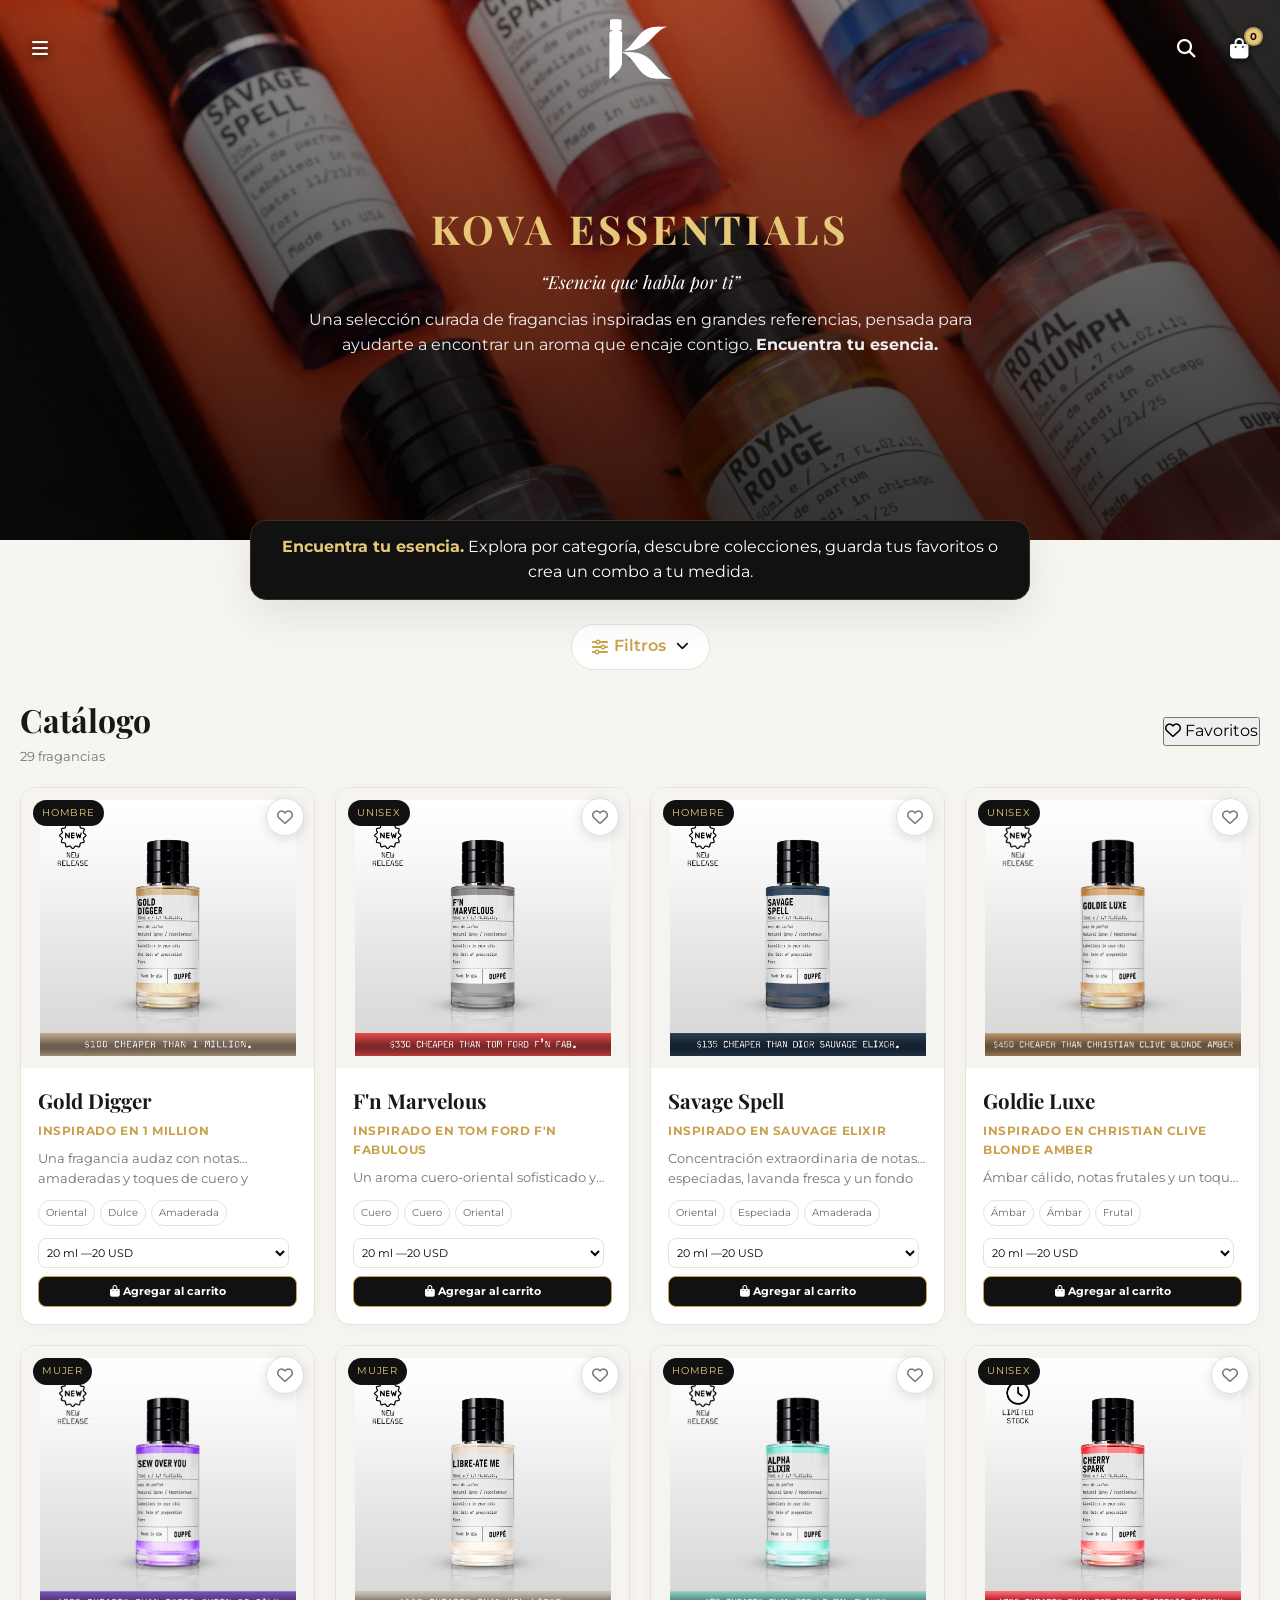
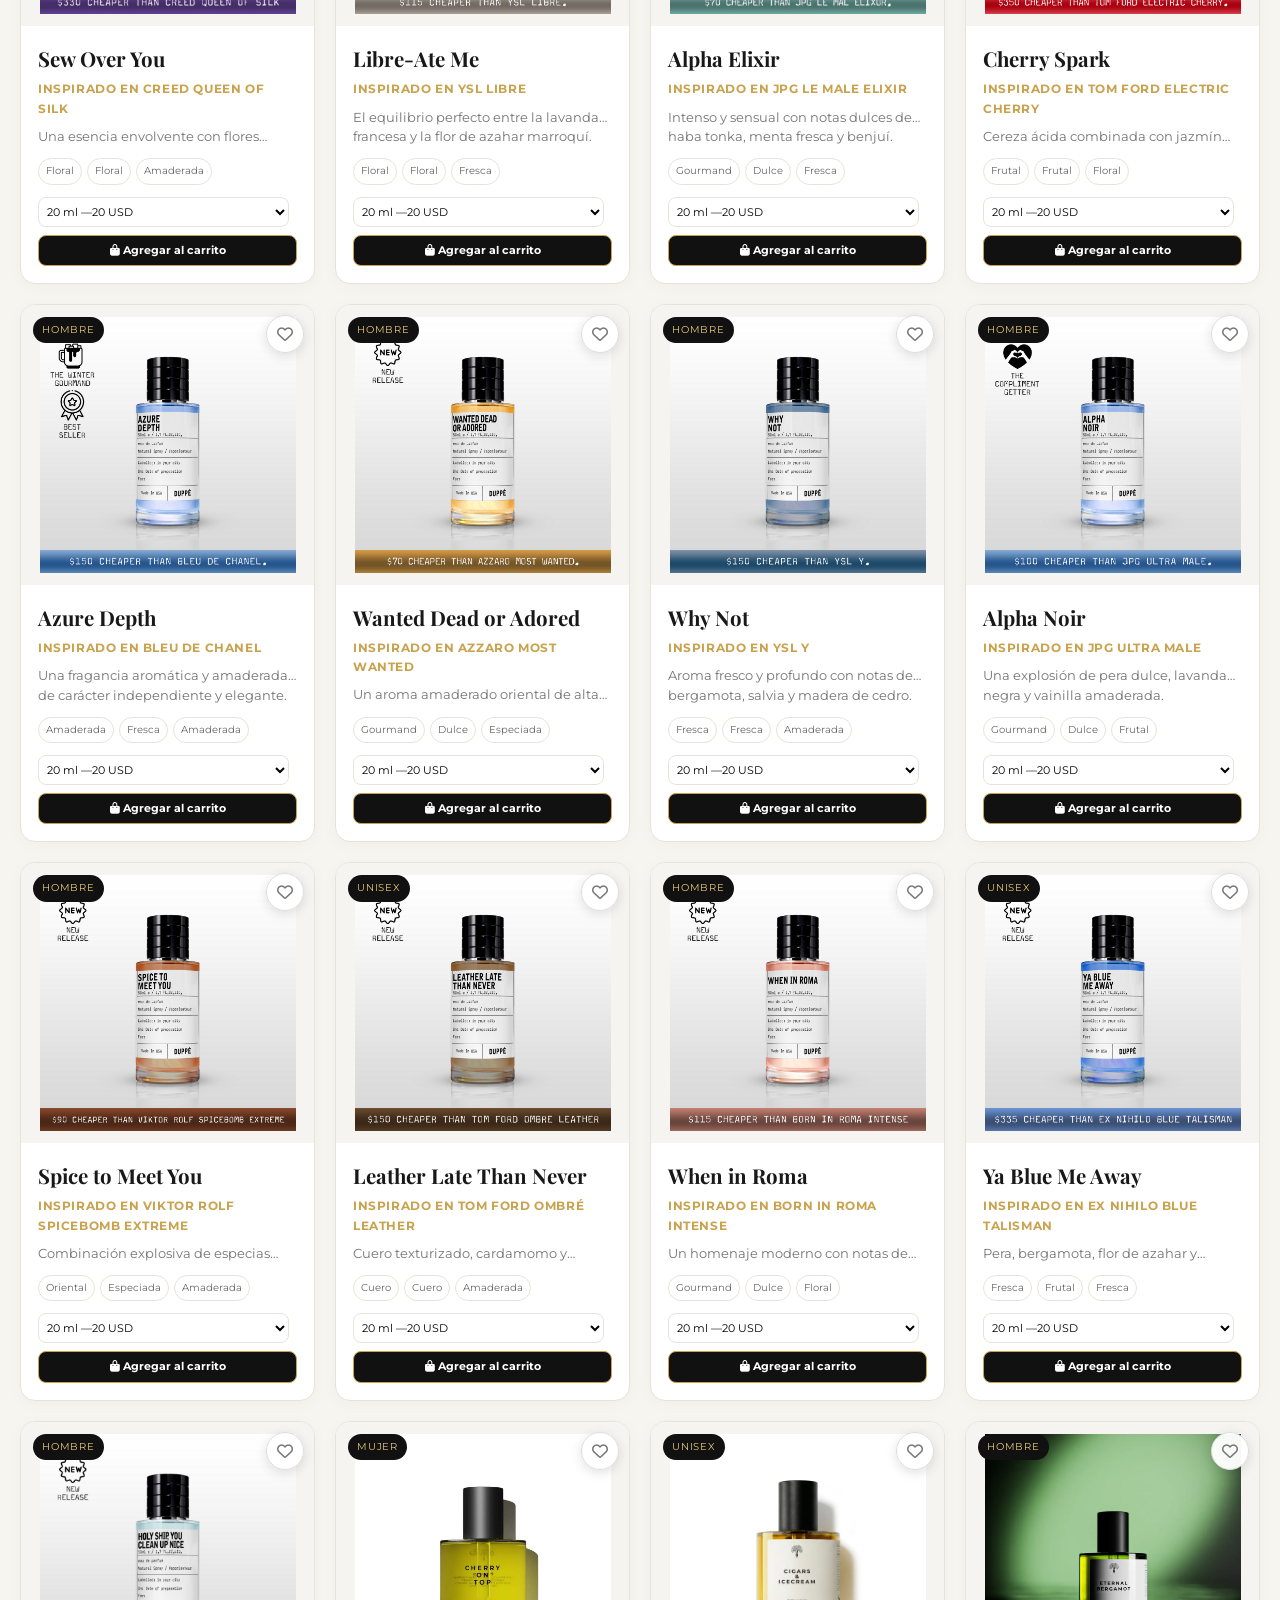
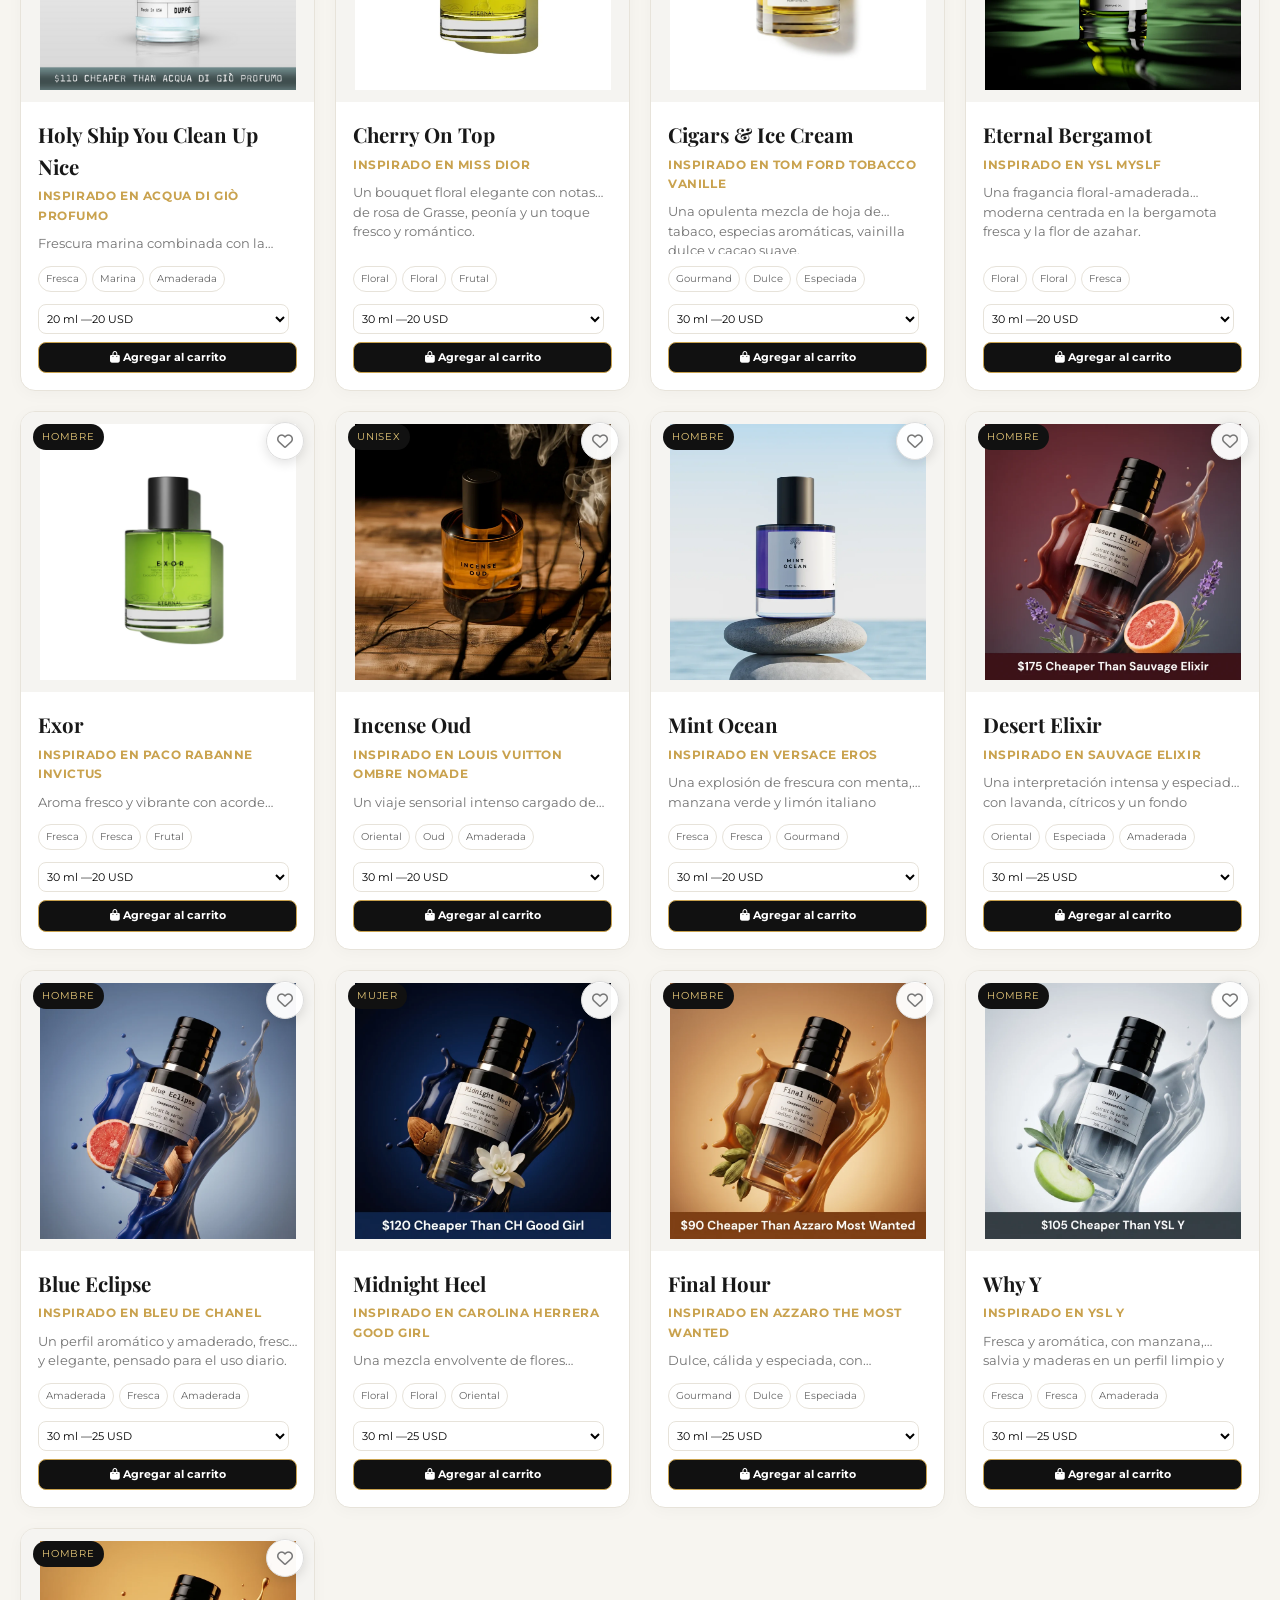
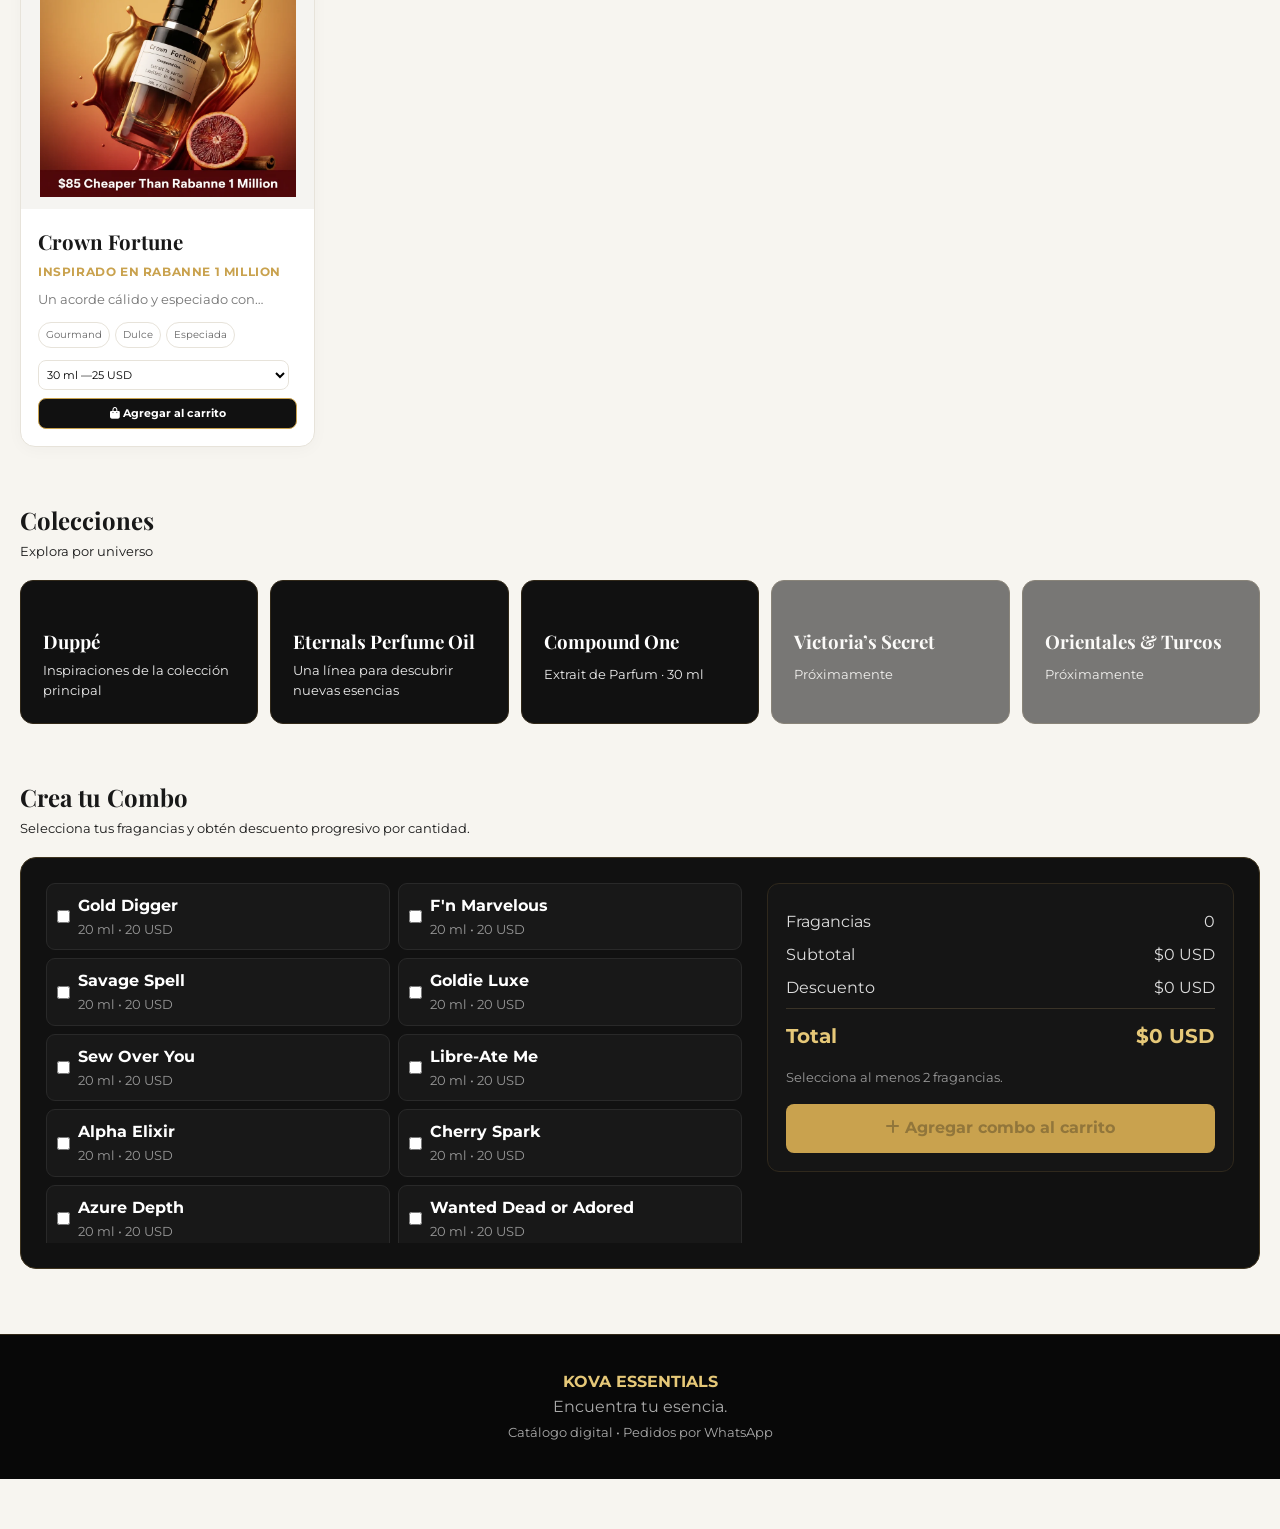
<file: index.html (2).html>
<!DOCTYPE html>
<html lang="es">
<head>
<meta charset="UTF-8"><meta name="viewport" content="width=device-width, initial-scale=1.0">
<meta name="color-scheme" content="light dark">
<title>KOVA Essentials — Encuentra tu esencia</title>
<link rel="preconnect" href="https://fonts.googleapis.com"><link rel="preconnect" href="https://fonts.gstatic.com" crossorigin>
<link href="https://fonts.googleapis.com/css2?family=Montserrat:wght@300;400;500;600;700&family=Playfair+Display:ital,wght@0,400;0,600;0,700;1,400&display=swap" rel="stylesheet">
<link rel="stylesheet" href="https://cdnjs.cloudflare.com/ajax/libs/font-awesome/6.4.0/css/all.min.css">
<style>
:root{--ink:#080808;--ink2:#111;--gold:#c9a24e;--gold2:#e6c878;--cream:#f7f5f0;--card:#fff;--text:#181818;--muted:#747474;--line:#e7e3da;--shadow:0 14px 45px rgba(0,0,0,.09);--r:14px}
*{box-sizing:border-box;margin:0;padding:0} body{font-family:Montserrat,sans-serif;background:var(--cream);color:var(--text);line-height:1.55;padding-bottom:50px} body.modal-open{overflow:hidden;height:100vh;touch-action:none} h1,h2,h3,.brand-font{font-family:'Playfair Display',serif} button,input,select{font:inherit} button{cursor:pointer}
header{position:absolute;top:0;left:0;right:0;z-index:1000;background:transparent;color:#fff;border-bottom:0;backdrop-filter:none;-webkit-backdrop-filter:none}
.header-container{max-width:1320px;margin:auto;padding:8px 18px;display:grid;grid-template-columns:1fr auto 1fr;align-items:center;gap:16px;min-height:82px;position:relative;z-index:12}.header-left{justify-self:start}.header-right{justify-self:end;display:flex;align-items:center;gap:8px}.logo{display:flex;align-items:center;justify-content:center;text-decoration:none;width:86px;height:82px;overflow:visible}.logo-image{width:64px;height:64px;object-fit:contain;display:block;transition:opacity .25s ease,transform .2s ease}.menu-icon-btn,.header-icon-btn{width:44px;height:44px;border:0;background:transparent;color:#fff;border-radius:0;display:grid;place-items:center;font-size:1.14rem;transition:color .25s ease,transform .2s ease;box-shadow:none;text-shadow:0 2px 8px rgba(0,0,0,.82)}.menu-icon-btn:hover,.header-icon-btn:hover{background:transparent;transform:translateY(-1px)}.explore{position:relative}.explore-menu{position:absolute;top:calc(100% + 10px);left:0;width:245px;background:#111;border:1px solid #3a3120;border-radius:12px;padding:8px;display:none;box-shadow:0 20px 45px #0008}.explore.open .explore-menu{display:block}.explore.open .menu-icon-btn{background:#111;color:#fff}.explore.open .menu-icon-btn i{transform:none}.menu-icon-btn i{transition:none}.explore-menu button{width:100%;text-align:left;border:0;background:transparent;color:#eee;padding:11px 12px;border-radius:8px}.explore-menu button:hover{background:#1e1b16;color:var(--gold2)}
.cart-btn{position:relative;border:0;background:transparent;color:#fff;padding:0;width:46px;height:46px;display:grid;place-items:center;font-size:1.32rem;text-shadow:0 2px 9px rgba(0,0,0,.86);transition:color .25s ease,transform .2s ease}.cart-btn:hover{background:transparent;color:inherit;transform:translateY(-1px)}.cart-btn .label{display:none}.badge{position:absolute;right:-1px;top:1px;background:var(--gold2);color:#111;border-radius:50%;min-width:19px;height:19px;font-size:.63rem;font-weight:700;display:grid;place-items:center;border:2px solid rgba(0,0,0,.2);text-shadow:none;box-shadow:0 2px 7px rgba(0,0,0,.25)}




.search-panel{display:none;position:absolute;left:0;right:0;top:100%;padding:12px 18px 14px;background:rgba(247,245,240,.98);border-bottom:1px solid var(--line);box-shadow:0 10px 24px rgba(0,0,0,.08)}.search-panel.open{display:block}.search-panel-inner{max-width:720px;margin:auto;position:relative}.search-panel input{width:100%;height:46px;padding:0 46px 0 18px;border:1px solid var(--line);border-radius:24px;background:#fff;outline:none}.search-panel .search-submit{position:absolute;right:6px;top:5px;width:36px;height:36px;border:0;border-radius:50%;background:#111;color:#fff;display:grid;place-items:center}
.hero{position:relative;min-height:60vh;display:grid;place-items:center;text-align:center;overflow:hidden} .hero-slide{position:absolute;inset:0;background-size:cover;background-position:center;opacity:0;transition:opacity 1.2s,transform 8s;transform:scale(1.04)} .hero-slide.active{opacity:1;transform:scale(1)} .hero::after{content:"";position:absolute;inset:0;background:linear-gradient(180deg,#0005,#000b 90%)} .hero-content{position:relative;z-index:2;max-width:760px;padding:78px 20px 62px;color:#fff} .hero h1{font-size:clamp(1.65rem,3.5vw,2.5rem);letter-spacing:4px;color:var(--gold2)} .hero-tagline{font-family:'Playfair Display';font-style:italic;font-size:1.12rem;margin:8px 0 12px} .hero p{max-width:680px;margin:auto;color:#eee}
.intro{max-width:780px;margin:-20px auto 24px;position:relative;z-index:5;padding:14px 20px;background:#111;color:#fff;border:1px solid #3b301e;border-radius:16px;box-shadow:var(--shadow);text-align:center} .intro strong{color:var(--gold2)}

.controls{max-width:1280px;margin:auto;padding:0 20px 25px} 
.control-top{display:flex;gap:12px;align-items:center;justify-content:center;width:100%} 
.search{position:relative;flex:1;max-width:480px} 
.search input{width:100%;height:46px;padding:0 16px 0 44px;border:1px solid var(--line);border-radius:30px;background:#fff;outline:none} 
.search i{position:absolute;left:17px;top:50%;transform:translateY(-50%);color:var(--muted)}
.drawer-toggle{height:46px;background:#fff;border:1px solid var(--line);padding:0 20px;border-radius:30px;display:flex;align-items:center;gap:10px;font-weight:600;white-space:nowrap} 
.drawer-toggle span{color:var(--gold);display:flex;align-items:center;gap:6px} 
.drawer-toggle .fa-chevron-down{transition:transform .2s;font-size:.8rem}.drawer-toggle.open .fa-chevron-down{transform:rotate(180deg)}

.filter-drawer{display:none;background:#fff;border:1px solid var(--line);padding:18px;border-radius:12px;margin-top:12px} .filter-drawer.open{display:block} .filter-row{display:flex;gap:10px;flex-wrap:wrap} .filter-row select,.filter-row button{padding:10px 12px;border:1px solid var(--line);border-radius:9px;background:#fff} .filter-row button.active{background:#111;color:#fff;border-color:#111} .clear{color:#9b752d}
.catalog-head{max-width:1280px;margin:0 auto 18px;padding:0 20px;display:flex;justify-content:space-between;align-items:center} .catalog-head h2{font-size:2rem} .catalog-head small{color:var(--muted)} .catalog{max-width:1280px;margin:auto;padding:0 20px;display:grid;grid-template-columns:repeat(auto-fill,minmax(265px,1fr));gap:20px}
.card{background:var(--card);border:1px solid var(--line);border-radius:15px;overflow:hidden;box-shadow:0 3px 16px #00000008;transition:.25s;display:flex;flex-direction:column} .card:hover{transform:translateY(-4px);box-shadow:var(--shadow)} .pic{height:280px;background:#f5f4f1;position:relative} .pic img{width:100%;height:100%;object-fit:contain;padding:12px} .tag{position:absolute;left:12px;top:12px;background:#111;color:var(--gold2);padding:5px 9px;border-radius:20px;font-size:.65rem;text-transform:uppercase;letter-spacing:.8px} .fav{position:absolute;right:10px;top:10px;width:38px;height:38px;border-radius:50%;border:1px solid #ddd;background:rgba(255,255,255,.96);display:grid;place-items:center;color:#777;z-index:3;box-shadow:0 3px 12px rgba(0,0,0,.12);transition:.2s}.fav:hover{transform:scale(1.06);border-color:var(--gold);box-shadow:0 5px 16px rgba(0,0,0,.18)} .fav.active{color:#b58a2d;border-color:var(--gold);background:#fffaf0} .card-body{padding:17px;display:flex;flex-direction:column;flex:1} .card h3{font-size:1.28rem} .inspired{font-size:.78rem;color:var(--gold);font-weight:700;text-transform:uppercase;letter-spacing:.6px;margin:4px 0 9px} .desc{font-size:.84rem;color:var(--muted);flex:1;display:-webkit-box;-webkit-box-orient:vertical;-webkit-line-clamp:2;overflow:hidden;text-overflow:ellipsis;line-height:1.45;min-height:2.9em} .chips{display:flex;gap:5px;flex-wrap:wrap;margin:12px 0} .chip{font-size:.65rem;border:1px solid var(--line);padding:4px 7px;border-radius:20px;color:#666} .actions{display:grid;grid-template-columns:1fr auto;gap:8px} 

.variant{width:100%;padding:6px 4px;border:1px solid var(--line);border-radius:8px;background:#fff;font-size:.68rem !important;text-overflow:ellipsis;white-space:nowrap;overflow:hidden} 
.add{grid-column:1/-1;background:#111;color:#fff;border:1px solid var(--gold);padding:8px 4px;border-radius:8px;font-weight:700;font-size:.70rem !important;white-space:nowrap;line-height:1.2;min-width:0;overflow:hidden;text-overflow:ellipsis} .add:hover{background:var(--gold);color:#111}

.empty{grid-column:1/-1;text-align:center;padding:70px 20px;color:var(--muted)}
.section{max-width:1280px;margin:55px auto 0;padding:0 20px} .section-title{display:flex;align-items:end;justify-content:space-between;margin-bottom:16px} .collection-grid{display:grid;grid-template-columns:repeat(5,1fr);gap:12px} 

/* Estilos de las tarjetas de colecciones sin imágenes de fondo */
.collection{
  background:#111;
  color:#fff;
  border:1px solid #312818;
  border-radius:13px;
  padding:22px;
  min-height:140px;
  display:flex;
  flex-direction:column;
  justify-content:space-between;
  text-align:left;
  position: relative;
  overflow: hidden;
  transition: transform 0.3s ease, border-color 0.3s ease;
} 
.collection:hover{border-color:var(--gold); transform: translateY(-3px);} 
.collection h3{color:#fff; z-index: 2;} 
.collection small{color:#eee; margin-top:4px; z-index: 2;} 
.future{opacity:.55; background: #111 !important;}

.combo{background:#111;color:#fff;border-radius:16px;padding:25px;border:1px solid #40351f} .combo-grid{display:grid;grid-template-columns:1.2fr .8fr;gap:20px} .combo-list{display:grid;grid-template-columns:repeat(2,1fr);gap:8px;max-height:360px;overflow:auto;padding-right:5px} .combo-option{background:#181818;border:1px solid #292929;border-radius:9px;padding:10px;display:flex;gap:8px;align-items:center} .combo-option input{accent-color:var(--gold)} .combo-summary{background:#151515;border:1px solid #30291d;border-radius:12px;padding:18px;height:max-content;position:sticky;top:80px} .summary-line{display:flex;justify-content:space-between;margin:8px 0;color:#ddd} .summary-line.total{border-top:1px solid #3a3327;padding-top:12px;color:var(--gold2);font-size:1.25rem;font-weight:700} .combo-btn{width:100%;margin-top:14px;padding:12px;border:0;border-radius:8px;background:var(--gold);font-weight:700}
footer{margin-top:65px;background:#080808;color:#aaa;text-align:center;padding:35px 20px;border-top:1px solid #312818} footer strong{color:var(--gold2)}
.cart-overlay{position:fixed;inset:0;background:#0009;z-index:1090;display:none} .cart-overlay.open{display:block} .cart{position:fixed;right:-430px;top:0;width:min(430px,100%);height:100vh;height:100dvh;max-height:100dvh;background:#fff;z-index:1100;transition:.3s;display:flex;flex-direction:column;overflow:hidden} .cart.open{right:0} .cart-head{background:#111;color:#fff;padding:17px;display:flex;justify-content:space-between;align-items:center} .cart-head button{background:none;border:0;color:#fff;font-size:1.2rem} .cart-body{padding:18px;overflow-y:auto;overflow-x:hidden;flex:1 1 auto;min-height:0;-webkit-overflow-scrolling:touch} .cart-item{display:grid;grid-template-columns:65px 1fr;gap:10px;border-bottom:1px solid var(--line);padding-bottom:13px;margin-bottom:13px} .cart-item img{width:65px;height:65px;object-fit:contain;background:#f5f4f1;border-radius:8px} .qty{display:flex;gap:7px;align-items:center;margin-top:6px} .qty button{width:24px;height:24px;border:1px solid var(--line);background:#fff;border-radius:5px} .cart-foot{padding:14px 18px calc(14px + env(safe-area-inset-bottom));border-top:1px solid var(--line);background:#faf9f5;flex:0 0 auto;position:relative;z-index:2;box-shadow:0 -4px 14px rgba(0,0,0,.06)} .total{display:flex;justify-content:space-between;font-weight:700;margin-bottom:13px} .total b{color:#a27b28} .wa{display:block;text-align:center;text-decoration:none;background:#25d366;color:#fff;padding:13px;border-radius:8px;font-weight:700}
.modal{position:fixed;overflow:hidden;touch-action:auto;inset:0;background:#000a;z-index:1200;display:none;align-items:center;justify-content:center;padding:18px} .modal.open{display:flex} .modal-box{width:min(850px,100%);max-height:90vh;overflow:auto;background:#fff;border-radius:16px;padding:25px;position:relative} .modal-close{position:absolute;right:14px;top:12px;border:0;background:none;font-size:1.4rem} .detail{display:grid;grid-template-columns:320px 1fr;gap:25px} .detail img{width:100%;height:320px;object-fit:contain;background:#f5f4f1;border-radius:12px} .detail h2{font-size:2rem} .detail .meta{color:var(--gold);font-weight:700;text-transform:uppercase;font-size:.8rem}
@media(max-width:800px){.collection-grid{grid-template-columns:1fr 1fr} .combo-grid,.detail{grid-template-columns:1fr} .combo-list{grid-template-columns:1fr} .combo-summary{position:static} .nav .explore-btn span,.cart-btn span.label{display:none}}
@media(max-width:500px){.cart{height:100dvh;max-height:100dvh}.cart-head{padding:15px 16px}.cart-body{padding:14px}.cart-foot{padding:12px 14px calc(12px + env(safe-area-inset-bottom))}.wa{padding:14px 12px;min-height:48px;display:flex;align-items:center;justify-content:center}.total{margin-bottom:10px}.header-container{padding:6px 12px;min-height:72px}.logo{width:60px;height:60px}.logo-image{width:48px;height:48px}.menu-icon-btn,.header-icon-btn{width:40px;height:40px}.cart-btn{width:42px;height:42px}.hero{min-height:56vh}.hero-content{padding:62px 16px 46px}.hero h1{font-size:1.4rem;letter-spacing:2.5px}.hero-tagline{font-size:1rem}.hero p{font-size:.78rem}.intro{margin:-12px 14px 18px;padding:11px 14px;font-size:.76rem} .catalog{grid-template-columns:repeat(2,minmax(0,1fr));gap:10px;padding:0 10px} .card .pic{height:190px} .card-body{padding:12px} .card h3{font-size:1.02rem} .desc{font-size:.76rem} .actions{grid-template-columns:1fr} .variant{font-size:.65rem !important;padding:5px 2px} .actions .add{font-size:.68rem !important;padding:7px 2px} .collection-grid{grid-template-columns:1fr} .catalog-head,.controls,.section{padding-left:14px;padding-right:14px}}

@media (prefers-color-scheme: dark){
:root{--ink:#050505;--ink2:#0d0d0d;--gold:#d2ad58;--gold2:#efd58b;--cream:#0b0b0b;--card:#141414;--text:#f4f1ea;--muted:#aaa59a;--line:#2d2b27;--shadow:0 14px 45px rgba(0,0,0,.38)}
body{background:var(--cream);color:var(--text)}
header{background:transparent;color:#fff}.menu-icon-btn,.header-icon-btn,.cart-btn{color:#fff}.menu-icon-btn:hover,.header-icon-btn:hover,.cart-btn:hover{background:transparent;color:inherit}.logo-image{filter:none}.search-panel{background:rgba(11,11,11,.98);border-bottom-color:#2d2b27}.search-panel input{background:#171717;color:#f4f1ea;border-color:#2d2b27}.search-submit{background:#f0d48b!important;color:#111!important}.badge{background:#f0d48b;color:#111;border-color:#0b0b0b}
.search input,.drawer-toggle,.filter-drawer,.filter-row select,.filter-row button,.variant,.fav{background:#171717;color:var(--text);border-color:var(--line)}
.search input::placeholder{color:#8d8a83}.search i{color:#aaa}
.drawer-toggle{color:var(--text)}
.filter-drawer{color:var(--text)}
.filter-row button.active{background:#f1ede3;color:#111;border-color:#f1ede3}
.card{background:var(--card);border-color:var(--line);box-shadow:0 3px 18px rgba(0,0,0,.28)}
.pic{background:#101010}.tag{background:#f0d48b;color:#17120a}.fav{color:#aaa}.fav.active{background:#241e12;color:var(--gold2);border-color:var(--gold)}
.chip{color:#bbb;border-color:#3a3833}.desc{color:#aaa}.inspired{color:var(--gold2)}
.add{background:#f0d48b;color:#111}.add:hover{background:#fff0bd;color:#111}
.combo{background:#111;border-color:#40351f}.combo-option{background:#181818;border-color:#302f2c}.combo-summary{background:#151515;border-color:#30291d}
.cart{background:#121212;color:var(--text)}.cart-head{background:#080808}.cart-item{border-bottom-color:var(--line)}.cart-item img{background:#0d0d0d}.qty button{background:#171717;color:var(--text);border-color:var(--line)}.cart-foot{background:#101010;border-top-color:var(--line)}
.modal-box{background:#141414;color:var(--text)}.detail img{background:#0d0d0d}.detail p{color:#aaa!important}.modal-close{color:var(--text)}
.explore-menu{background:#151515;border-color:#3a3120}.explore-menu button{color:#eee}.explore-menu button:hover{background:#242018;color:var(--gold2)}
}

.menu-icon-btn i{transform:none !important;transition:none !important}
.explore.open .menu-icon-btn i{transform:none !important}
.collection-grid{grid-auto-rows:1fr;align-items:stretch}
.collection{height:100%;min-height:140px;justify-content:space-between}
.collection h3{min-height:2.8em;display:flex;align-items:flex-end}
.collection small{min-height:2.8em;display:flex;align-items:flex-start}
.card{cursor:pointer}
.card .fav,.card .actions,.card select{cursor:auto}
.desc{display:-webkit-box;-webkit-box-orient:vertical;-webkit-line-clamp:1;overflow:hidden;text-overflow:ellipsis;min-height:1.35em}
.catalog-title-wrap{display:flex;align-items:baseline;gap:12px}
@media(max-width:600px){.collection h3{min-height:2.5em}.collection small{min-height:2.5em}}
</style></head>
<body>
<header><div class="header-container"><div class="header-left"><div class="explore" id="explore"><button class="menu-icon-btn" id="exploreBtn" aria-label="Explorar KOVA" title="Explorar KOVA"><i class="fa-solid fa-bars"></i></button><div class="explore-menu">
<button data-jump="catalog"><i class="fa-solid fa-spray-can-sparkles"></i> Catálogo</button><button data-category="todos">Todos</button><button data-category="hombre">Hombre</button><button data-category="mujer">Mujer</button><button data-category="unisex">Unisex</button><button data-jump="collections">Colecciones</button><button data-jump="combo">Crea tu Combo</button><button data-jump="favorites">Favoritos</button></div></div></div><a class="logo" href="#top" aria-label="KOVA"><img class="logo-image" src="img/kova-k-negra-transparente.png" alt="KOVA"></a><div class="header-right"><button class="header-icon-btn" id="searchToggle" aria-label="Buscar" title="Buscar"><i class="fa-solid fa-magnifying-glass"></i></button><button class="cart-btn" id="cartToggle" aria-label="Carrito" title="Carrito"><i class="fa-solid fa-bag-shopping"></i><span class="badge" id="cartCount">0</span></button></div></div><div class="search-panel" id="searchPanel"><div class="search-panel-inner"><input id="searchInput" placeholder="Buscar perfume o referencia..." autocomplete="off"><button class="search-submit" id="searchSubmit" aria-label="Cerrar búsqueda"><i class="fa-solid fa-xmark"></i></button></div></div></header>
<section class="hero" id="top"><div class="hero-slide active" style="background-image:url('img/portada.jpg.JPG')"></div><div class="hero-slide" style="background-image:url('img/IMG_2723.PNG')"></div><div class="hero-content"><h1>KOVA ESSENTIALS</h1><div class="hero-tagline">“Esencia que habla por ti”</div><p>Una selección curada de fragancias inspiradas en grandes referencias, pensada para ayudarte a encontrar un aroma que encaje contigo. <strong>Encuentra tu esencia.</strong></p></div></section>
<div class="intro"><strong>Encuentra tu esencia.</strong> Explora por categoría, descubre colecciones, guarda tus favoritos o crea un combo a tu medida.</div>

<section class="controls" id="catalog">
  <div class="control-top">
    <button class="drawer-toggle" id="filterToggle">
      <span><i class="fa-solid fa-sliders"></i> Filtros</span>
      <i class="fa-solid fa-chevron-down"></i>
    </button>
  </div>
  <div class="filter-drawer" id="filterDrawer">
    <div class="filter-row">
      <select id="categoryFilter"><option value="todos">Categoría: Todas</option><option value="hombre">Hombre</option><option value="mujer">Mujer</option><option value="unisex">Unisex</option></select>
      <select id="familyFilter"><option value="todos">Familia olfativa: Todas</option><option>Amaderada</option><option>Oriental</option><option>Fresca</option><option>Floral</option><option>Gourmand</option><option>Cuero</option><option>Ámbar</option><option>Frutal</option></select>
      <select id="collectionFilter"><option value="todos">Colección: Todas</option><option value="duppe">Duppé</option><option value="eternals">Eternals Perfume Oil</option><option value="compoundone">Compound One</option></select>
      <button id="favFilter"><i class="fa-regular fa-heart"></i> Solo favoritos</button>
      <button class="clear" id="clearFilters">Limpiar</button>
    </div>
  </div>
</section>

<div class="catalog-head">
  <div>
    <h2>Catálogo</h2>
    <small id="resultCount"></small>
  </div>
  <button class="tab-btn" id="quickFav"><i class="fa-regular fa-heart"></i> Favoritos</button>
</div>

<main class="catalog" id="catalogGrid"></main>
<section class="section" id="collections"><div class="section-title"><div><h2>Colecciones</h2><small>Explora por universo</small></div></div><div class="collection-grid"><button class="collection" data-collection="duppe"><h3>Duppé</h3><small>Inspiraciones de la colección principal</small></button><button class="collection" data-collection="eternals"><h3>Eternals Perfume Oil</h3><small>Una línea para descubrir nuevas esencias</small></button><button class="collection" data-collection="compoundone"><h3>Compound One</h3><small>Extrait de Parfum · 30 ml</small></button><button class="collection future" disabled><h3>Victoria’s Secret</h3><small>Próximamente</small></button><button class="collection future" disabled><h3>Orientales & Turcos</h3><small>Próximamente</small></button></div></section>
<section class="section" id="combo"><div class="section-title"><div><h2>Crea tu Combo</h2><small>Selecciona tus fragancias y obtén descuento progresivo por cantidad.</small></div></div><div class="combo"><div class="combo-grid"><div><div class="combo-list" id="comboList"></div></div><div class="combo-summary"><div class="summary-line"><span>Fragancias</span><span id="comboQty">0</span></div><div class="summary-line"><span>Subtotal</span><span id="comboSubtotal">$0 USD</span></div><div class="summary-line"><span>Descuento</span><span id="comboDiscount">$0 USD</span></div><div class="summary-line total"><span>Total</span><span id="comboTotal">$0 USD</span></div><small id="comboHint" style="color:#999">Selecciona al menos 2 fragancias.</small><button class="combo-btn" id="addCombo" disabled><i class="fa-solid fa-plus"></i> Agregar combo al carrito</button></div></div></div></section>
<footer><strong>KOVA ESSENTIALS</strong><p>Encuentra tu esencia.</p><small>Catálogo digital • Pedidos por WhatsApp</small></footer>
<div class="cart-overlay" id="overlay"></div><aside class="cart" id="cart"><div class="cart-head"><strong>Tu carrito</strong><button id="closeCart"><i class="fa-solid fa-xmark"></i></button></div><div class="cart-body" id="cartItems"></div><div class="cart-foot"><div class="total"><span>Total</span><b id="cartTotal">$0 USD</b></div><a class="wa" id="sendWhatsApp" href="#"><i class="fa-brands fa-whatsapp"></i> Pedir por WhatsApp</a></div></aside>
<div class="modal" id="detailModal"><div class="modal-box"><button class="modal-close" id="detailClose"><i class="fa-solid fa-xmark"></i></button><div id="detailContent"></div></div></div>
<script>
const products = [
      { 
        id: 1,  
        name: "1 Million", 
        ref: "Gold Digger", 
        category: "hombre",
        img: "img/img-002.png", 
        desc: "Una fragancia audaz con notas amaderadas y toques de cuero y especias, perfecta para destacar en la noche.",
        variants: [
          { size: "20 ml", priceUSD: 20 },
          { size: "50 ml", priceUSD: 35 }
        ]
      },
      { 
        id: 2,  
        name: "Tom Ford F'n Fabulous", 
        ref: "F'n Marvelous", 
        category: "unisex",
        img: "img/img-003.png", 
        desc: "Un aroma cuero-oriental sofisticado y exclusivo, enriquecido con almendra amarga y haba tonka.",
        variants: [
          { size: "20 ml", priceUSD: 20 },
          { size: "50 ml", priceUSD: 35 }
        ]
      },
      { 
        id: 3,  
        name: "Sauvage Elixir", 
        ref: "Savage Spell", 
        category: "hombre",
        img: "img/img-004.png", 
        desc: "Concentración extraordinaria de notas especiadas, lavanda fresca y un fondo de maderas ricas.",
        variants: [
          { size: "20 ml", priceUSD: 20 },
          { size: "50 ml", priceUSD: 35 }
        ]
      },
      { 
        id: 4,  
        name: "Christian Clive Blonde Amber", 
        ref: "Goldie Luxe", 
        category: "unisex",
        img: "img/goldie_luxe.jpg", 
        desc: "Ámbar cálido, notas frutales y un toque de ron que evocan elegancia atemporal.",
        variants: [
          { size: "20 ml", priceUSD: 20 },
          { size: "50 ml", priceUSD: 35 }
        ]
      },
      { 
        id: 5,  
        name: "Creed Queen of Silk", 
        ref: "Sew Over You", 
        category: "mujer",
        img: "img/sew_over_you.jpg", 
        desc: "Una esencia envolvente con flores blancas, vainilla suave y notas amaderadas delicadas.",
        variants: [
          { size: "20 ml", priceUSD: 20 },
          { size: "50 ml", priceUSD: 35 }
        ]
      },
      { 
        id: 6,  
        name: "YSL Libre", 
        ref: "Libre-Ate Me", 
        category: "mujer",
        img: "img/img-005.png", 
        desc: "El equilibrio perfecto entre la lavanda francesa y la flor de azahar marroquí.",
        variants: [
          { size: "20 ml", priceUSD: 20 },
          { size: "50 ml", priceUSD: 35 }
        ]
      },
      { 
        id: 7,  
        name: "JPG Le Male Elixir", 
        ref: "Alpha Elixir", 
        category: "hombre",
        img: "img/alpha_elixir.jpg", 
        desc: "Intenso y sensual con notas dulces de haba tonka, menta fresca y benjuí.",
        variants: [
          { size: "20 ml", priceUSD: 20 },
          { size: "50 ml", priceUSD: 35 }
        ]
      },
      { 
        id: 8,  
        name: "Tom Ford Electric Cherry", 
        ref: "Cherry Spark", 
        category: "unisex",
        img: "img/img-006.png", 
        desc: "Cereza ácida combinada con jazmín dulce y pimienta rosada vibrante.",
        variants: [
          { size: "20 ml", priceUSD: 20 },
          { size: "50 ml", priceUSD: 35 }
        ]
      },
      { 
        id: 9,  
        name: "Bleu de Chanel", 
        ref: "Azure Depth", 
        category: "hombre",
        img: "img/img-007.png", 
        desc: "Una fragancia aromática y amaderada de carácter independiente y elegante.",
        variants: [
          { size: "20 ml", priceUSD: 20 },
          { size: "50 ml", priceUSD: 35 }
        ]
      },
      { 
        id: 10, 
        name: "Azzaro Most Wanted", 
        ref: "Wanted Dead or Adored", 
        category: "hombre",
        img: "img/img-010.png", 
        desc: "Un aroma amaderado oriental de alta intensidad con cardamomo, toffee y madera de ámbar.",
        variants: [
          { size: "20 ml", priceUSD: 20 },
          { size: "50 ml", priceUSD: 35 }
        ]
      },
      { 
        id: 11, 
        name: "YSL Y", 
        ref: "Why Not", 
        category: "hombre",
        img: "img/img-011.png", 
        desc: "Aroma fresco y profundo con notas de bergamota, salvia y madera de cedro.",
        variants: [
          { size: "20 ml", priceUSD: 20 },
          { size: "50 ml", priceUSD: 35 }
        ]
      },
      { 
        id: 12, 
        name: "JPG Ultra Male", 
        ref: "Alpha Noir", 
        category: "hombre",
        img: "img/img-012.png", 
        desc: "Una explosión de pera dulce, lavanda negra y vainilla amaderada.",
        variants: [
          { size: "20 ml", priceUSD: 20 },
          { size: "50 ml", priceUSD: 35 }
        ]
      },
      { 
        id: 13, 
        name: "Viktor Rolf Spicebomb Extreme", 
        ref: "Spice to Meet You", 
        category: "hombre",
        img: "img/img-013.png", 
        desc: "Combinación explosiva de especias cálidas, comino, canela y tabaco rico.",
        variants: [
          { size: "20 ml", priceUSD: 20 },
          { size: "50 ml", priceUSD: 35 }
        ]
      },
      { 
        id: 14, 
        name: "Tom Ford Ombré Leather", 
        ref: "Leather Late Than Never", 
        category: "unisex",
        img: "img/img-014.png", 
        desc: "Cuero texturizado, cardamomo y jazmín que proyectan libertad y profundidad.",
        variants: [
          { size: "20 ml", priceUSD: 20 },
          { size: "50 ml", priceUSD: 35 }
        ]
      },
      { 
        id: 15, 
        name: "Born in Roma Intense", 
        ref: "When in Roma", 
        category: "hombre",
        img: "img/img-015.png", 
        desc: "Un homenaje moderno con notas de vainilla magnética y jazmín solar.",
        variants: [
          { size: "20 ml", priceUSD: 20 },
          { size: "50 ml", priceUSD: 35 }
        ]
      },
      { 
        id: 17, 
        name: "Ex Nihilo Blue Talisman", 
        ref: "Ya Blue Me Away", 
        category: "unisex",
        img: "img/img-017.png", 
        desc: "Pera, bergamota, flor de azahar y maderas que crean un amuleto olfativo único.",
        variants: [
          { size: "20 ml", priceUSD: 20 },
          { size: "50 ml", priceUSD: 35 }
        ]
      },
      { 
        id: 18, 
        name: "Acqua di Giò Profumo", 
        ref: "Holy Ship You Clean Up Nice", 
        category: "hombre",
        img: "img/holy_ship.jpg", 
        desc: "Frescura marina combinada con la profundidad del incienso y el pachulí.",
        variants: [
          { size: "20 ml", priceUSD: 20 },
          { size: "50 ml", priceUSD: 35 }
        ]
      },
      { 
        id: 19, 
        name: "Miss Dior", 
        ref: "Cherry On Top", 
        category: "mujer",
        img: "img/cherry_on_top.jpg", 
        desc: "Un bouquet floral elegante con notas de rosa de Grasse, peonía y un toque fresco y romántico.",
        variants: [
          { size: "30 ml", priceUSD: 20 }
        ]
      },
      { 
        id: 20, 
        name: "Tom Ford Tobacco Vanille", 
        ref: "Cigars & Ice Cream", 
        category: "unisex",
        img: "img/cigars_ice_cream.jpg", 
        desc: "Una opulenta mezcla de hoja de tabaco, especias aromáticas, vainilla dulce y cacao suave.",
        variants: [
          { size: "30 ml", priceUSD: 20 }
        ]
      },
      { 
        id: 21, 
        name: "YSL MYSLF", 
        ref: "Eternal Bergamot", 
        category: "hombre",
        img: "img/eternal_bergamot.jpg", 
        desc: "Una fragancia floral-amaderada moderna centrada en la bergamota fresca y la flor de azahar.",
        variants: [
          { size: "30 ml", priceUSD: 20 }
        ]
      },
      { 
        id: 22, 
        name: "Paco Rabanne Invictus", 
        ref: "Exor", 
        category: "hombre",
        img: "img/exor.jpg", 
        desc: "Aroma fresco y vibrante con acorde marino, pomelo radiante y un fondo de madera de gualaco.",
        variants: [
          { size: "30 ml", priceUSD: 20 }
        ]
      },
      { 
        id: 23, 
        name: "Louis Vuitton Ombre Nomade", 
        ref: "Incense Oud", 
        category: "unisex",
        img: "img/incense_oud.jpg", 
        desc: "Un viaje sensorial intenso cargado de madera de Oud, lágrimas de incienso y toques de frambuesa.",
        variants: [
          { size: "30 ml", priceUSD: 20 }
        ]
      },
      { 
        id: 24, 
        name: "Versace Eros", 
        ref: "Mint Ocean", 
        category: "hombre",
        img: "img/mint_ocean.jpg", 
        desc: "Una explosión de frescura con menta, manzana verde y limón italiano respaldados por haba tonka.",
        variants: [
          { size: "30 ml", priceUSD: 20 }
        ]
      },
      { 
        id: 25,
        name: "Sauvage Elixir",
        ref: "Desert Elixir",
        category: "hombre",
        img: "img/desert_elixir.webp",
        desc: "Una interpretación intensa y especiada, con lavanda, cítricos y un fondo amaderado.",
        variants: [{ size: "30 ml", priceUSD: 25 }]
      },
      { 
        id: 26,
        name: "Bleu de Chanel",
        ref: "Blue Eclipse",
        category: "hombre",
        img: "img/blue_eclipse.webp",
        desc: "Un perfil aromático y amaderado, fresco y elegante, pensado para el uso diario.",
        variants: [{ size: "30 ml", priceUSD: 25 }]
      },
      { 
        id: 27,
        name: "Carolina Herrera Good Girl",
        ref: "Midnight Heel",
        category: "mujer",
        img: "img/midnight_heel.webp",
        desc: "Una mezcla envolvente de flores blancas, almendra y un fondo cálido y sofisticado.",
        variants: [{ size: "30 ml", priceUSD: 25 }]
      },
      { 
        id: 28,
        name: "Azzaro The Most Wanted",
        ref: "Final Hour",
        category: "hombre",
        img: "img/final_hour.webp",
        desc: "Dulce, cálida y especiada, con cardamomo, caramelo y maderas de ámbar.",
        variants: [{ size: "30 ml", priceUSD: 25 }]
      },
      { 
        id: 29,
        name: "YSL Y",
        ref: "Why Y",
        category: "hombre",
        img: "img/why_y.webp",
        desc: "Fresca y aromática, con manzana, salvia y maderas en un perfil limpio y moderno.",
        variants: [{ size: "30 ml", priceUSD: 25 }]
      },
      { 
        id: 30,
        name: "Rabanne 1 Million",
        ref: "Crown Fortune",
        category: "hombre",
        img: "img/crown_fortune.webp",
        desc: "Un acorde cálido y especiado con cítricos, canela y una base dulce y amaderada.",
        variants: [{ size: "30 ml", priceUSD: 25 }]
      }
];

const meta={
1:['Oriental','duppe',['Dulce','Amaderada']],2:['Cuero','duppe',['Cuero','Oriental']],3:['Oriental','duppe',['Especiada','Amaderada']],4:['Ámbar','duppe',['Ámbar','Frutal']],5:['Floral','duppe',['Floral','Amaderada']],6:['Floral','duppe',['Floral','Fresca']],7:['Gourmand','duppe',['Dulce','Fresca']],8:['Frutal','duppe',['Frutal','Floral']],9:['Amaderada','duppe',['Fresca','Amaderada']],10:['Gourmand','duppe',['Dulce','Especiada']],11:['Fresca','duppe',['Fresca','Amaderada']],12:['Gourmand','duppe',['Dulce','Frutal']],13:['Oriental','duppe',['Especiada','Amaderada']],14:['Cuero','duppe',['Cuero','Amaderada']],15:['Gourmand','duppe',['Dulce','Floral']],17:['Fresca','duppe',['Frutal','Fresca']],18:['Fresca','duppe',['Marina','Amaderada']],19:['Floral','eternals',['Floral','Frutal']],20:['Gourmand','eternals',['Dulce','Especiada']],21:['Floral','eternals',['Floral','Fresca']],22:['Fresca','eternals',['Fresca','Frutal']],23:['Oriental','eternals',['Oud','Amaderada']],24:['Fresca','eternals',['Fresca','Gourmand']],25:['Oriental','compoundone',['Especiada','Amaderada']],26:['Amaderada','compoundone',['Fresca','Amaderada']],27:['Floral','compoundone',['Floral','Oriental']],28:['Gourmand','compoundone',['Dulce','Especiada']],29:['Fresca','compoundone',['Fresca','Amaderada']],30:['Gourmand','compoundone',['Dulce','Especiada']]
};

products.forEach(p=>{const m=meta[p.id]||['Amaderada','duppe',[]];p.family=m[0];p.collection=m[1];p.tags=m[2]||[]});
let cart=JSON.parse(localStorage.getItem('kovaCart')||'[]'), favorites=new Set(JSON.parse(localStorage.getItem('kovaFavorites')||'[]'));
let filters={category:'todos',family:'todos',collection:'todos',favorites:false}, slides=[...document.querySelectorAll('.hero-slide')], slide=0;
const siteHeader=document.querySelector('header');
function syncHeroHeaderContrast(){ siteHeader.classList.remove('header-contrast-light'); const logoImg=document.querySelector('.logo-image'); if(logoImg) logoImg.src='img/kova-k-blanca-transparente.png'; }
syncHeroHeaderContrast();
const $=id=>document.getElementById(id); function money(n){return `$${n.toFixed(2).replace('.00','')} USD`}
setInterval(()=>{slides[slide]?.classList.remove('active');slide=(slide+1)%slides.length;slides[slide]?.classList.add('active');syncHeroHeaderContrast()},5500);
function save(){localStorage.setItem('kovaCart',JSON.stringify(cart));localStorage.setItem('kovaFavorites',JSON.stringify([...favorites]))}
function filtered(){const q=$('searchInput').value.toLowerCase().trim();return products.filter(p=>(filters.category==='todos'||p.category===filters.category)&&(filters.family==='todos'||p.family===filters.family)&&(filters.collection==='todos'||p.collection===filters.collection)&&(!filters.favorites||favorites.has(p.id))&&(!q||[p.name,p.ref,p.desc,p.family,...p.tags].join(' ').toLowerCase().includes(q)))}
function render(){const items=filtered();$('resultCount').textContent=`${items.length} fragancia${items.length===1?'':'s'}`; $('catalogGrid').innerHTML=items.length?items.map(p=>card(p)).join(''):`<div class="empty"><i class="fa-solid fa-magnifying-glass" style="font-size:2rem;margin-bottom:12px"></i><p>No encontramos fragancias con esos criterios.</p><button class="tab-btn" onclick="clearFilters()" style="margin-top:14px">Ver todo</button></div>`}
function card(p){return `<article class="card" onclick="openDetail(${p.id})"><div class="pic"><span class="tag">${p.category}</span><button class="fav ${favorites.has(p.id)?'active':''}" onclick="event.stopPropagation();toggleFav(${p.id})" aria-label="Favorito"><i class="fa-${favorites.has(p.id)?'solid':'regular'} fa-heart"></i></button><img src="${p.img}" alt="${p.ref}" onerror="this.style.opacity=.2"></div><div class="card-body"><h3>${p.ref}</h3><div class="inspired">Inspirado en ${p.name}</div><p class="desc">${p.desc}</p><div class="chips"><span class="chip">${p.family}</span>${p.tags.map(t=>`<span class="chip">${t}</span>`).join('')}</div><div class="actions" onclick="event.stopPropagation()"><select class="variant" id="v-${p.id}">${p.variants.map((v,i)=>`<option value="${i}">${v.size} —${v.priceUSD} USD</option>`).join('')}</select><button class="add" onclick="addToCart(${p.id})"><i class="fa-solid fa-bag-shopping"></i> Agregar al carrito</button></div></div></article>`}
function toggleFav(id){favorites.has(id)?favorites.delete(id):favorites.add(id);save();render();updateFavButtons()}
function updateFavButtons(){const b=$('favFilter');b.classList.toggle('active',filters.favorites);b.innerHTML=filters.favorites?'<i class="fa-solid fa-heart"></i> Solo favoritos':'<i class="fa-regular fa-heart"></i> Solo favoritos';}
function clearFilters(){filters={category:'todos',family:'todos',collection:'todos',favorites:false};$('searchInput').value='';$('categoryFilter').value='todos';$('familyFilter').value='todos';$('collectionFilter').value='todos';render();updateFavButtons()}
window.clearFilters=clearFilters;
function addToCart(id,variantIndex=null){const p=products.find(x=>x.id===id), sel=$(`v-${id}`);const v=p.variants[variantIndex??Number(sel.value)];let item=cart.find(x=>x.id===id&&x.size===v.size);if(item)item.quantity++;else cart.push({id,ref:p.ref,name:p.name,img:p.img,size:v.size,priceUSD:v.priceUSD,quantity:1});save();updateCart()}
function addCombo(){const selected=[...document.querySelectorAll('.combo-check:checked')].map(x=>Number(x.value));if(selected.length<2)return;selected.forEach(id=>addComboItem(id));save();updateCart();openCart();document.querySelectorAll('.combo-check').forEach(x=>x.checked=false);updateCombo()}
function addComboItem(id){const p=products.find(x=>x.id===id),v=p.variants[0];let item=cart.find(x=>x.id===id&&x.size===v.size);if(item)item.quantity++;else cart.push({id:p.id,ref:p.ref,name:p.name,img:p.img,size:v.size,priceUSD:v.priceUSD,quantity:1})}
function updateCart(){let total=0,count=0;$('cartItems').innerHTML=cart.length?cart.map((x,i)=>{total+=x.priceUSD*x.quantity;count+=x.quantity;return `<div class="cart-item"><img src="${x.img}"><div><b>${x.ref}</b><small style="display:block;color:#777">${x.size} • ${x.priceUSD} USD</small><div class="qty"><button onclick="qty(${i},-1)">−</button><b>${x.quantity}</b><button onclick="qty(${i},1)">+</button><button onclick="removeItem(${i})" style="margin-left:auto;color:#b44;border:0;background:none"><i class="fa-solid fa-trash"></i></button></div></div></div>`}).join(''):`<div style="text-align:center;color:#888;padding:60px 10px">Tu carrito está vacío.</div>`;$('cartCount').textContent=count;$('cartTotal').textContent=money(total);let msg='Hola! Quisiera realizar el siguiente pedido en *KOVA Essentials*:%0A%0A';cart.forEach(x=>msg+=`• *${x.ref}* (${x.size}) × ${x.quantity} — ${x.priceUSD*x.quantity} USD%0A`);msg+=`%0A*Total:* ${total} USD`;$('sendWhatsApp').href=cart.length?`https://wa.me/5355360008?text=${msg}`:'#'}
function qty(i,d){cart[i].quantity+=d;if(cart[i].quantity<=0)cart.splice(i,1);save();updateCart()} function removeItem(i){cart.splice(i,1);save();updateCart()}
function lockPage(){document.body.classList.add('modal-open')} function unlockPage(){if(!$('cart').classList.contains('open')&&!$('detailModal').classList.contains('open')&&!$('explore').classList.contains('open'))document.body.classList.remove('modal-open')} function openCart(){$('cart').classList.add('open');$('overlay').classList.add('open');lockPage()} function closeCart(){$('cart').classList.remove('open');$('overlay').classList.remove('open');unlockPage()}
function openDetail(id){const p=products.find(x=>x.id===id);$('detailContent').innerHTML=`<div class="detail"><img src="${p.img}"><div><div class="meta">${p.category} • ${p.family}</div><h2>${p.ref}</h2><p style="color:var(--gold);font-weight:600;margin:5px 0 15px">Inspirado en ${p.name}</p><p style="color:#666">${p.desc}</p><div class="chips" style="margin-top:18px">${p.tags.map(t=>`<span class="chip">${t}</span>`).join('')}<span class="chip">${p.collection==='duppe'?'Duppé':p.collection==='eternals'?'Eternals Perfume Oil':'Compound One'}</span></div><select class="variant" id="detail-v-${p.id}">${p.variants.map((v,i)=>`<option value="${i}">${v.size} —${v.priceUSD} USD</option>`).join('')}</select><button class="add" style="margin-top:12px" onclick="addToCart(${p.id},Number(document.getElementById('detail-v-${p.id}').value));$('detailModal').classList.remove('open');unlockPage()">Agregar al carrito</button></div></div>`;$('detailModal').classList.add('open');lockPage()}
function updateCombo(){const checked=[...document.querySelectorAll('.combo-check:checked')];let sub=checked.reduce((s,c)=>s+Number(c.dataset.price),0),n=checked.length;let pct=n>=6?.15:n>=4?.10:n>=2?.05:0,disc=sub*pct;$('comboQty').textContent=n;$('comboSubtotal').textContent=money(sub);$('comboDiscount').textContent=disc?`−${money(disc)}`:'$0 USD';$('comboTotal').textContent=money(sub-disc);$('comboHint').textContent=n<2?'Selecciona al menos 2 fragancias.':`Descuento aplicado: ${Math.round(pct*100)}%`;$('addCombo').disabled=n<2}
function renderCombo(){$('comboList').innerHTML=products.map(p=>{const v=p.variants[0];return `<label class="combo-option"><input class="combo-check" type="checkbox" value="${p.id}" data-price="${v.priceUSD}"><span><b>${p.ref}</b><small style="display:block;color:#999">${v.size} • ${v.priceUSD} USD</small></span></label>`}).join('');document.querySelectorAll('.combo-check').forEach(x=>x.addEventListener('change',updateCombo))}

$('searchToggle').addEventListener('click',()=>{const open=$('searchPanel').classList.toggle('open');if(open){setTimeout(()=>$('searchInput').focus(),40)}else{$('searchInput').blur()}});$('searchSubmit').addEventListener('click',()=>{$('searchPanel').classList.remove('open');$('searchInput').blur()});$('searchInput').addEventListener('keydown',e=>{if(e.key==='Escape'){$('searchPanel').classList.remove('open');$('searchInput').blur()}});$('searchInput').addEventListener('input',render);$('categoryFilter').addEventListener('change',e=>{filters.category=e.target.value;render()});$('familyFilter').addEventListener('change',e=>{filters.family=e.target.value;render()});$('collectionFilter').addEventListener('change',e=>{filters.collection=e.target.value;render()});$('favFilter').addEventListener('click',()=>{filters.favorites=!filters.favorites;render();updateFavButtons()});$('clearFilters').addEventListener('click',clearFilters);$('quickFav').addEventListener('click',()=>{$('filterDrawer').classList.add('open');filters.favorites=true;render();updateFavButtons();$('catalog').scrollIntoView({behavior:'smooth'})});$('filterToggle').addEventListener('click',()=>{const open=$('filterDrawer').classList.toggle('open');$('filterToggle').classList.toggle('open',open);});$('cartToggle').addEventListener('click',openCart);$('closeCart').addEventListener('click',closeCart);$('overlay').addEventListener('click',closeCart);$('detailClose').addEventListener('click',()=>{$('detailModal').classList.remove('open');unlockPage()});$('detailModal').addEventListener('click',e=>{if(e.target.id==='detailModal'){$('detailModal').classList.remove('open');unlockPage()}});$('addCombo').addEventListener('click',addCombo);

// Control de apertura/cierre de la hamburguesa y bloqueo de scroll
$('exploreBtn').addEventListener('click',()=>{
  const isOpen = $('explore').classList.toggle('open');
  if(isOpen) lockPage(); else unlockPage();
});
document.addEventListener('click',e=>{
  if(!$('explore').contains(e.target) && $('explore').classList.contains('open')){$('explore').classList.remove('open');
    unlockPage();
  }
});
document.querySelectorAll('.explore-menu button').forEach(b=>b.addEventListener('click',()=>{
  if(b.dataset.category){
    filters.category=b.dataset.category;$('categoryFilter').value=b.dataset.category;filters.family='todos';filters.collection='todos';filters.favorites=false;$('familyFilter').value='todos';$('collectionFilter').value='todos';render();$('catalog').scrollIntoView({behavior:'smooth'})
  }else if(b.dataset.jump){
    if(b.dataset.jump==='favorites'){filters.category='todos';filters.family='todos';filters.collection='todos';filters.favorites=true;$('categoryFilter').value='todos';$('familyFilter').value='todos';$('collectionFilter').value='todos';render();updateFavButtons();$('catalog').scrollIntoView({behavior:'smooth'})
    }else{document.getElementById(b.dataset.jump)?.scrollIntoView({behavior:'smooth'})}
  }
  $('explore').classList.remove('open');
  unlockPage();
}));
document.querySelectorAll('.collection').forEach(b=>b.addEventListener('click',()=>{if(b.dataset.collection){filters.collection=b.dataset.collection;$('collectionFilter').value=b.dataset.collection;render();$('catalog').scrollIntoView({behavior:'smooth'})}}));
renderCombo();render();updateCart();
</script></body></html>
</file>
